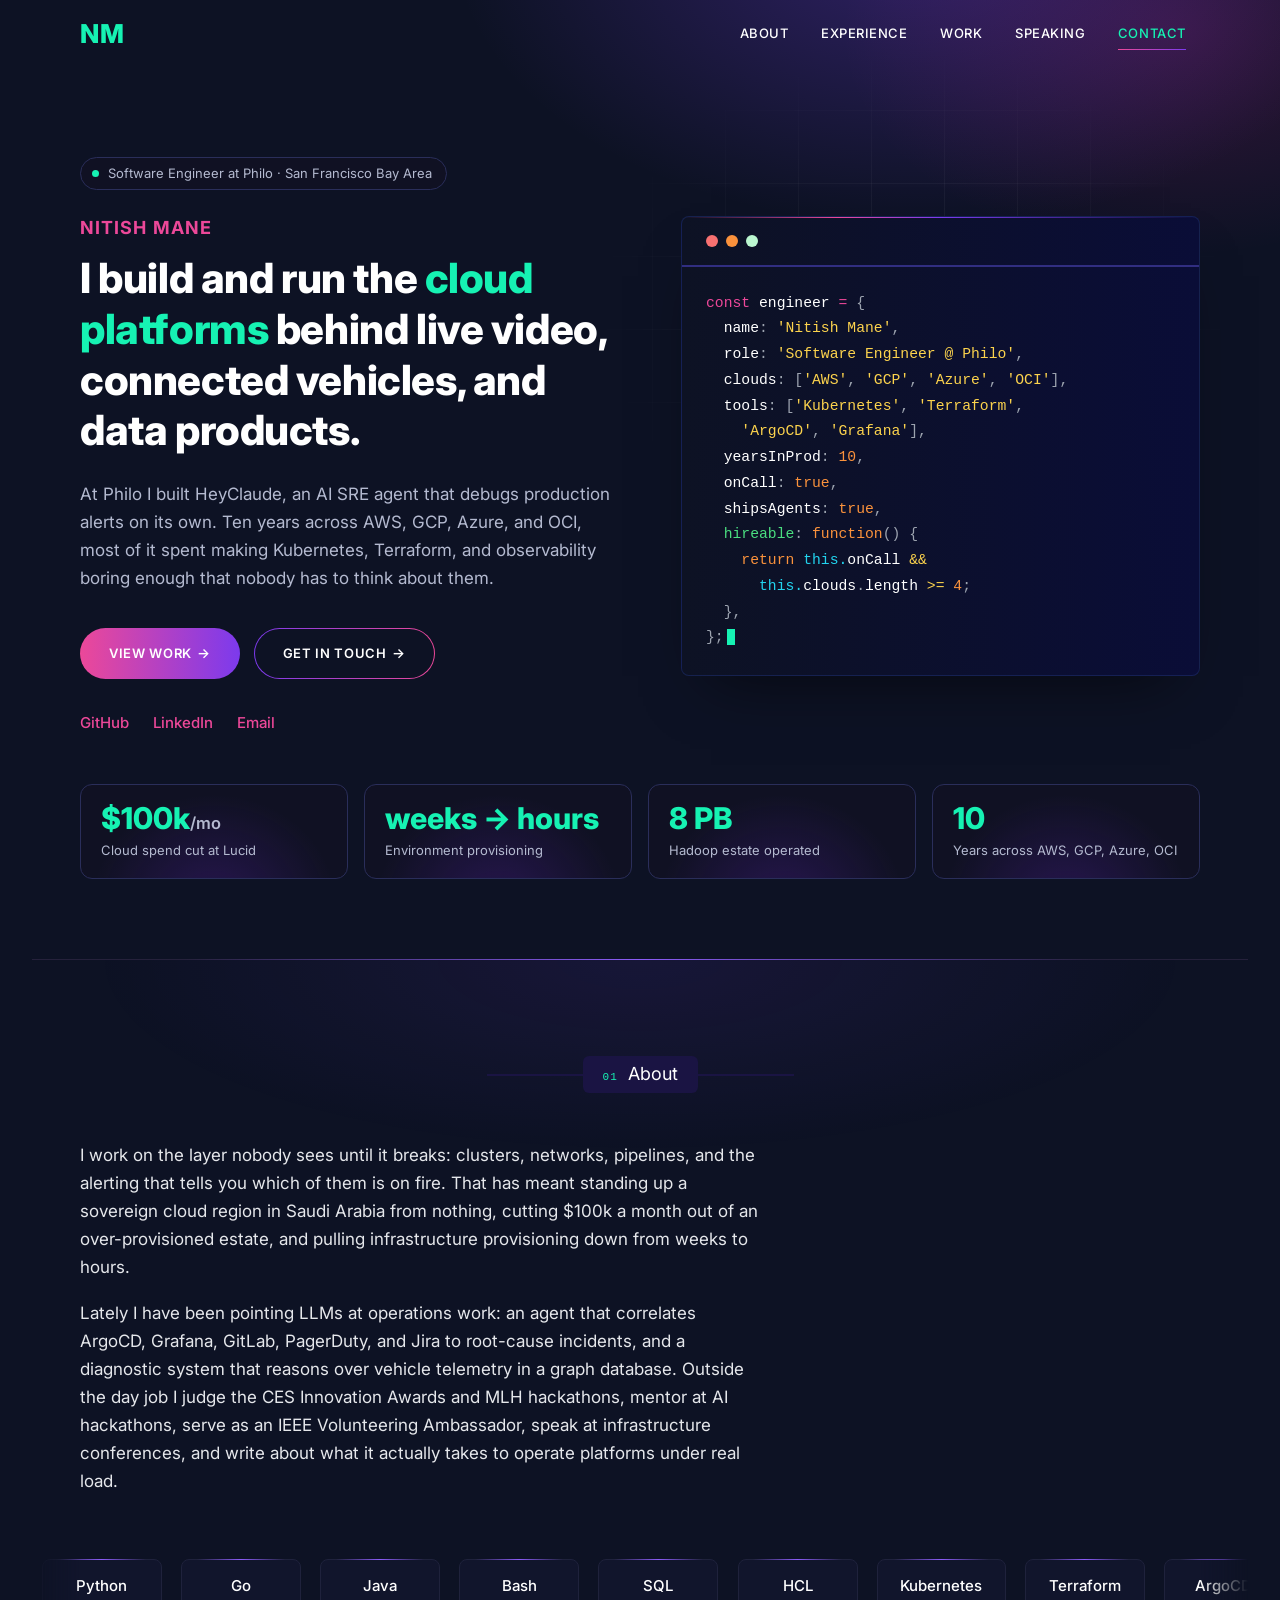
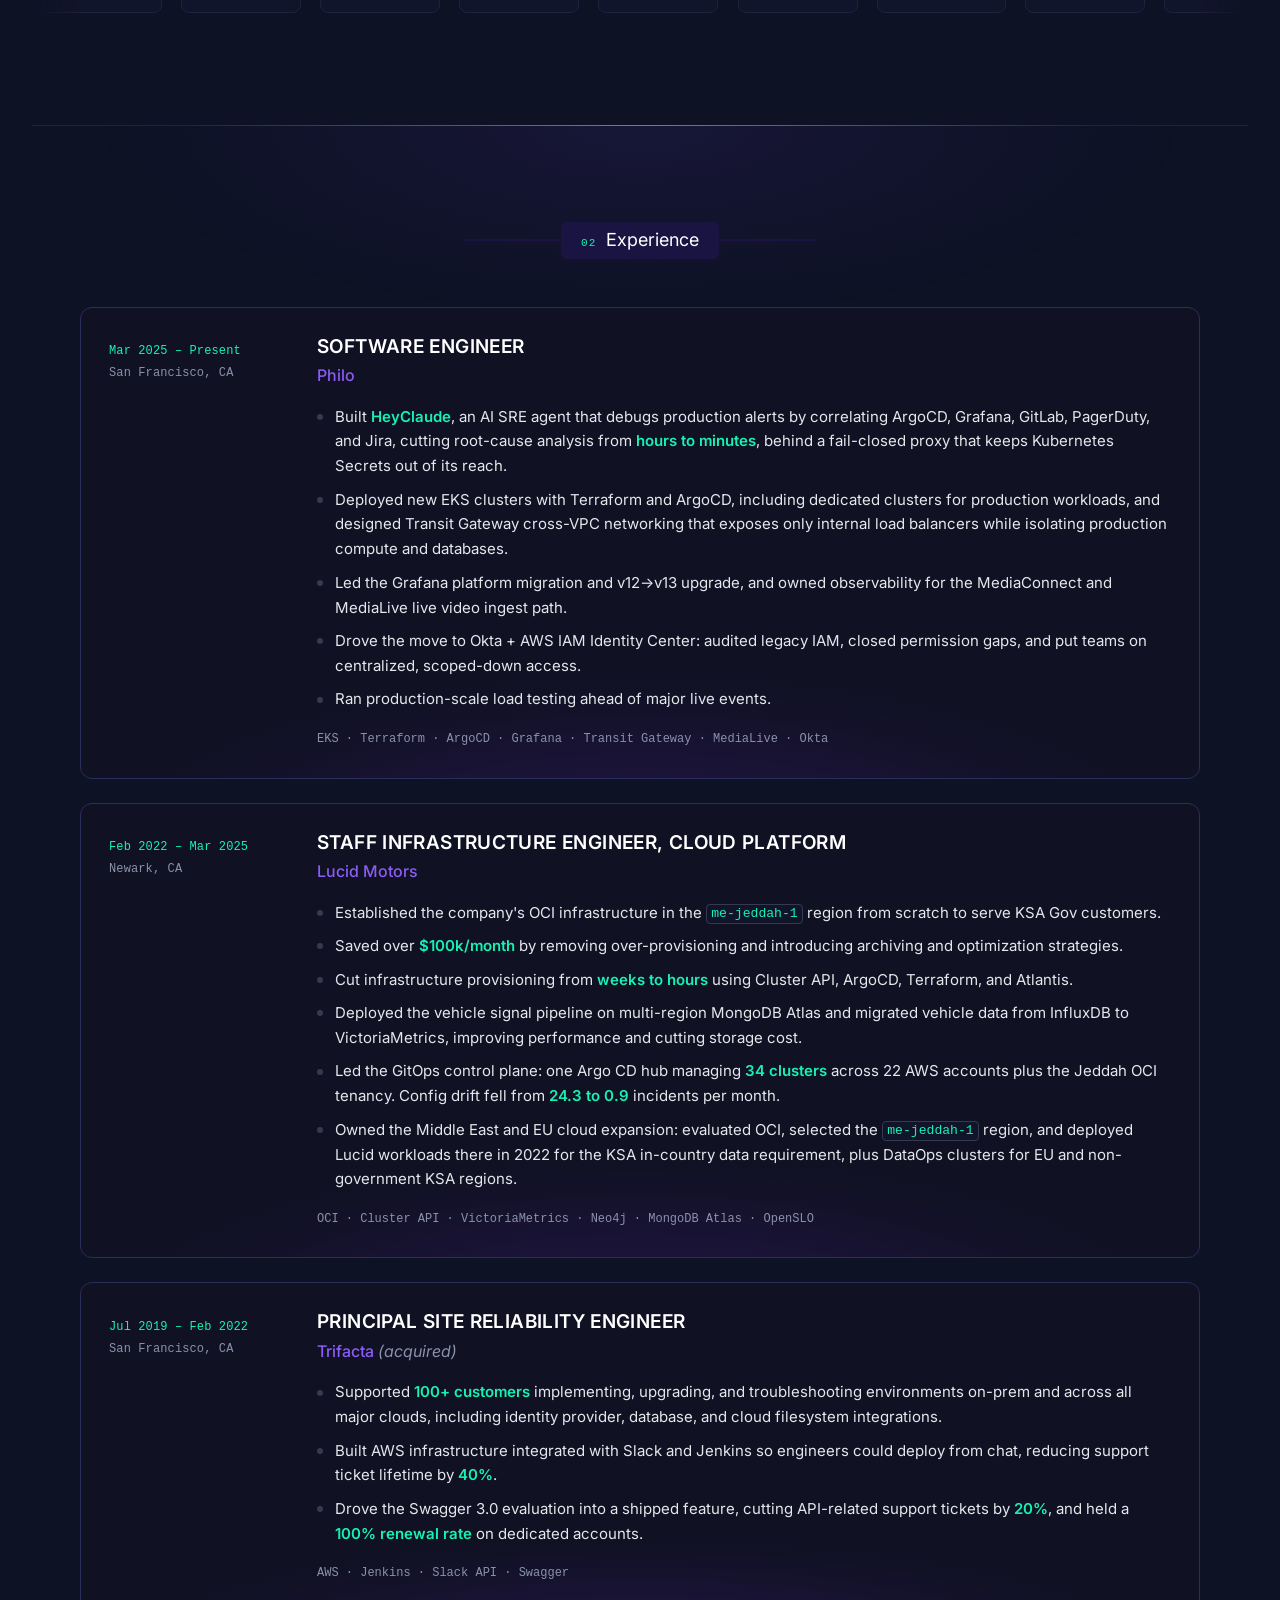
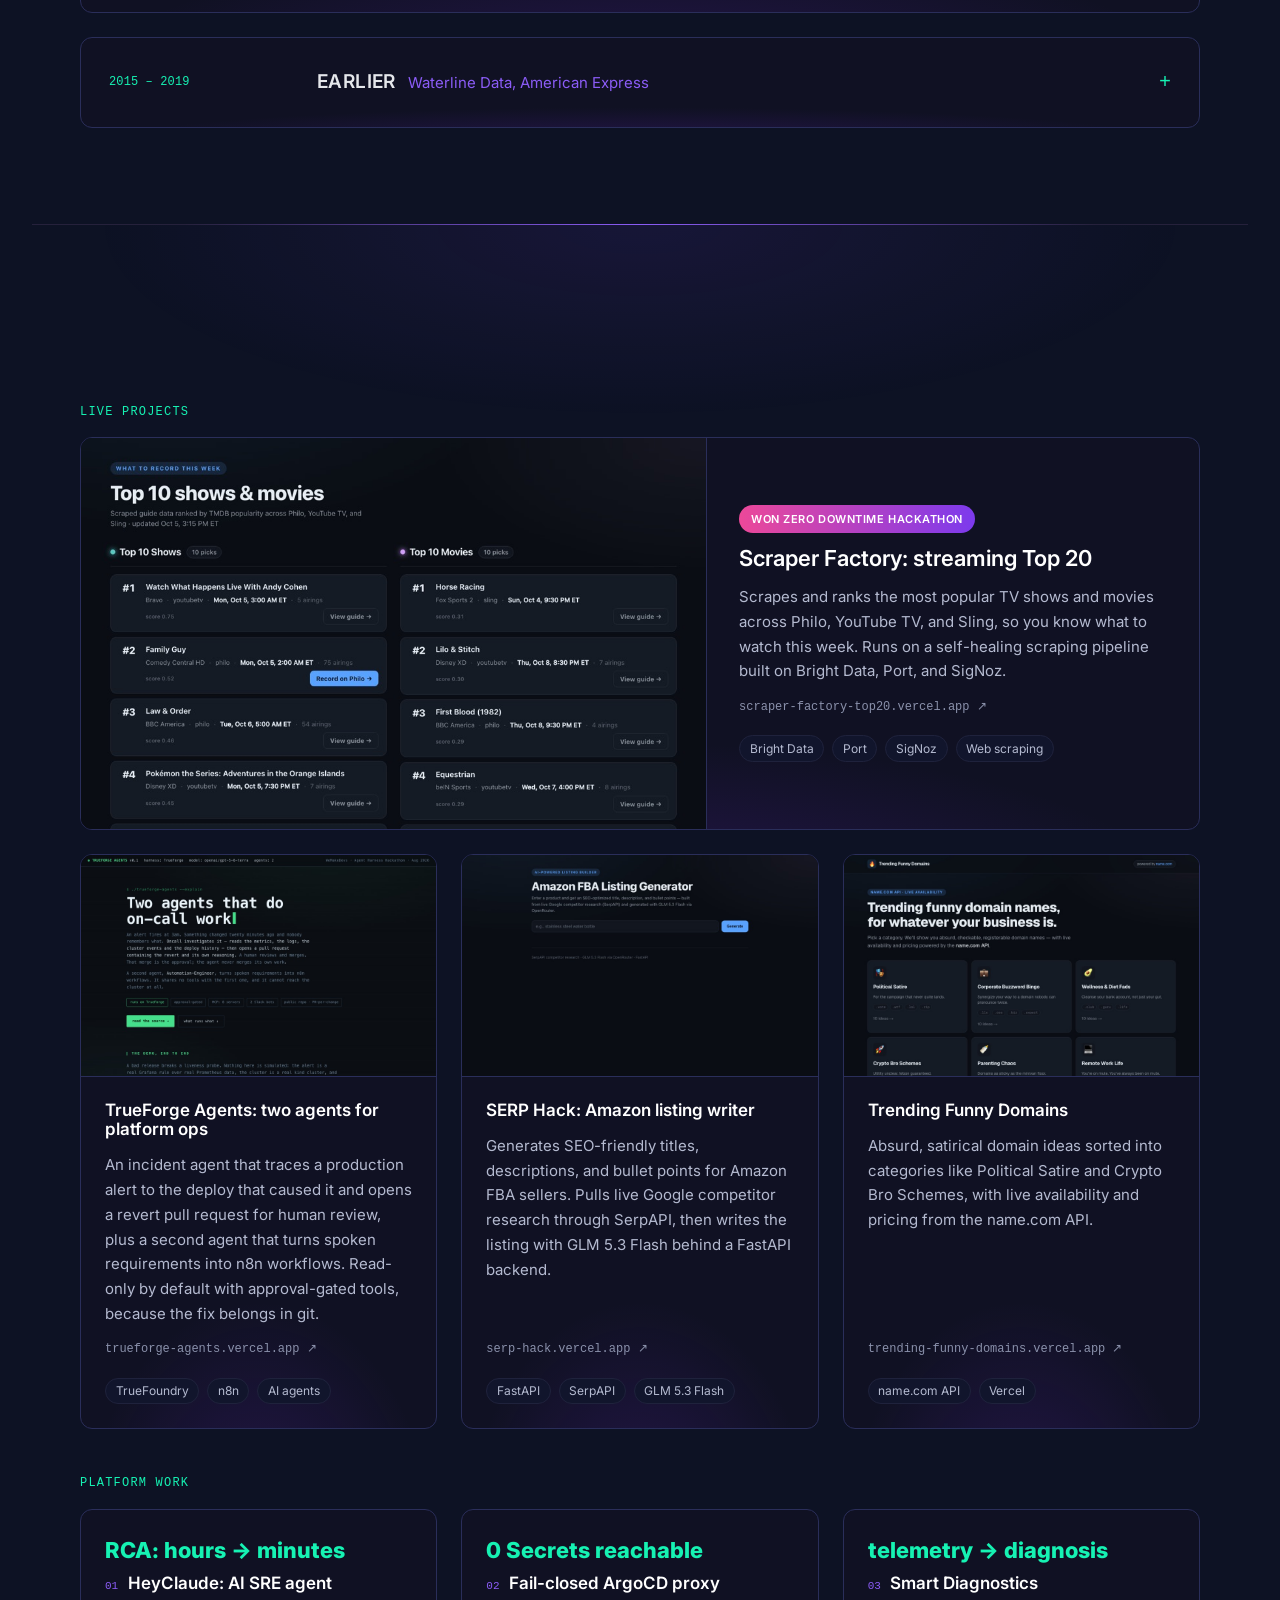
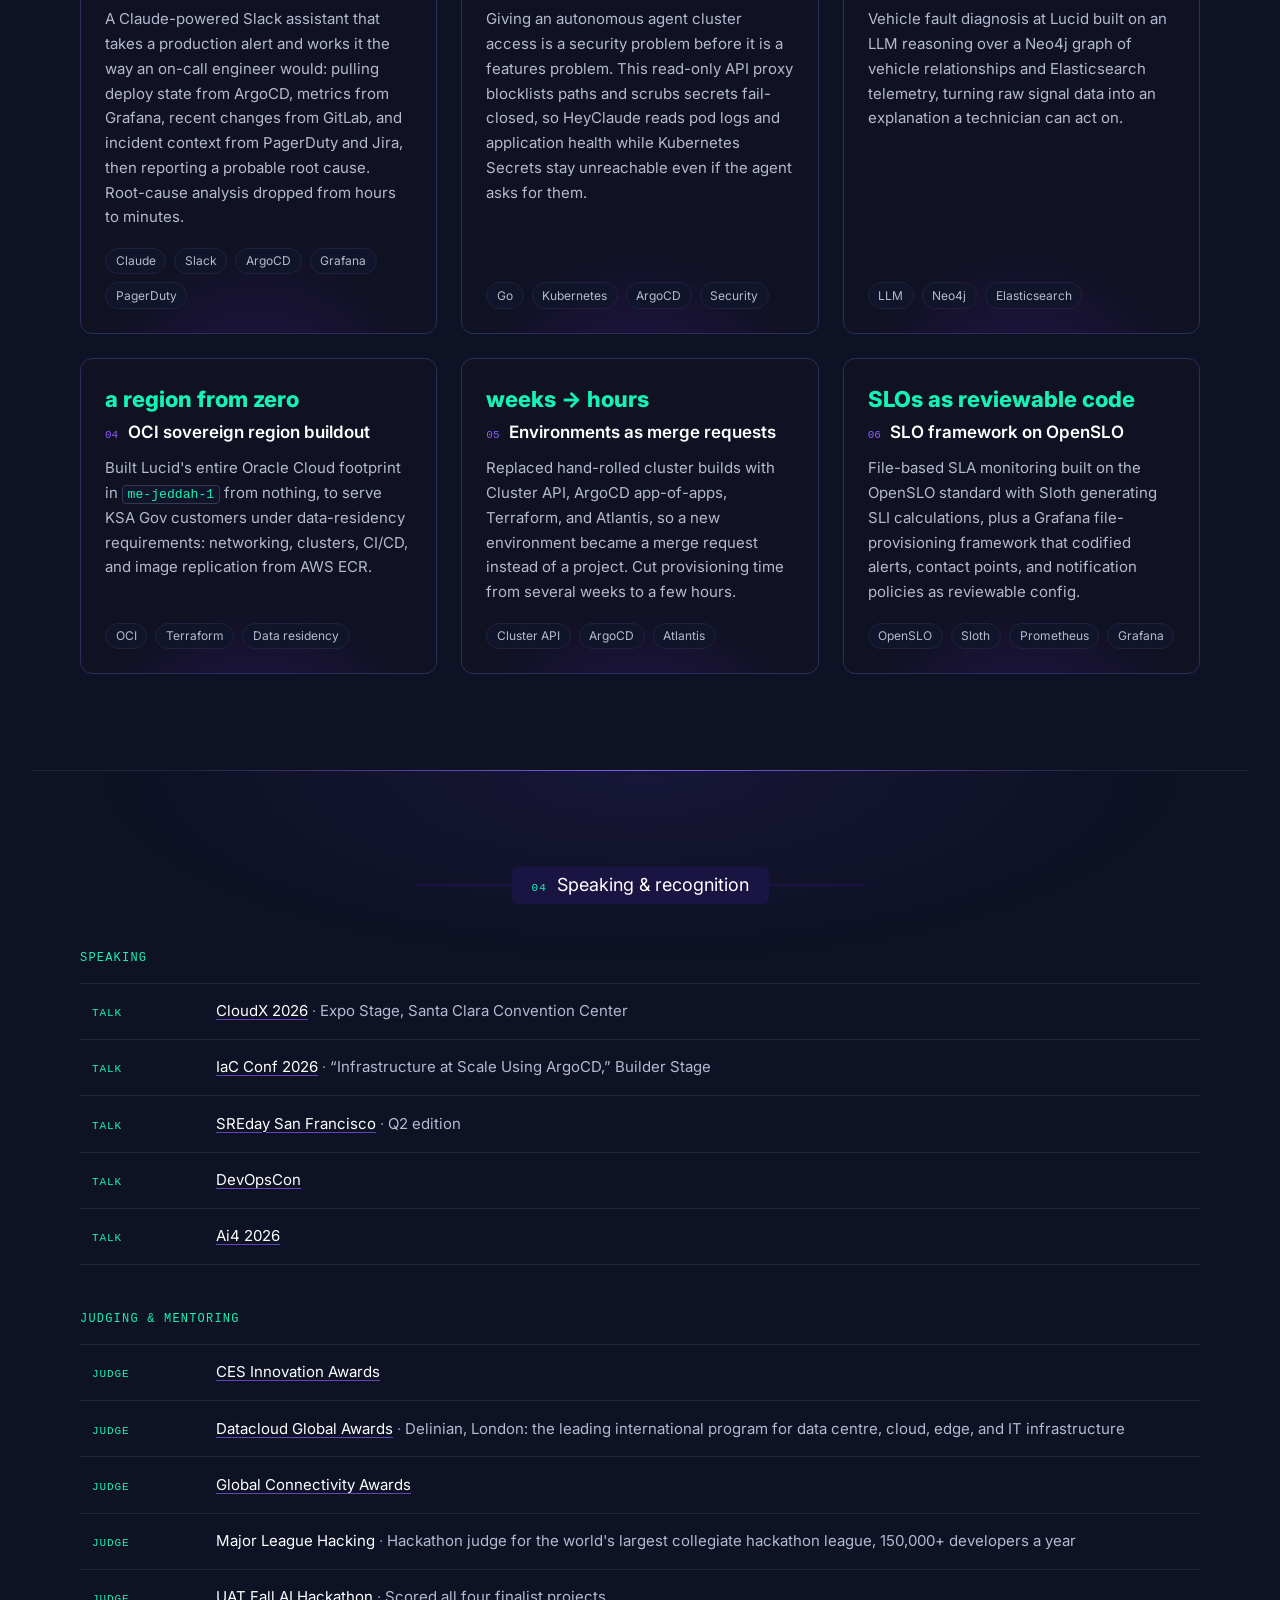
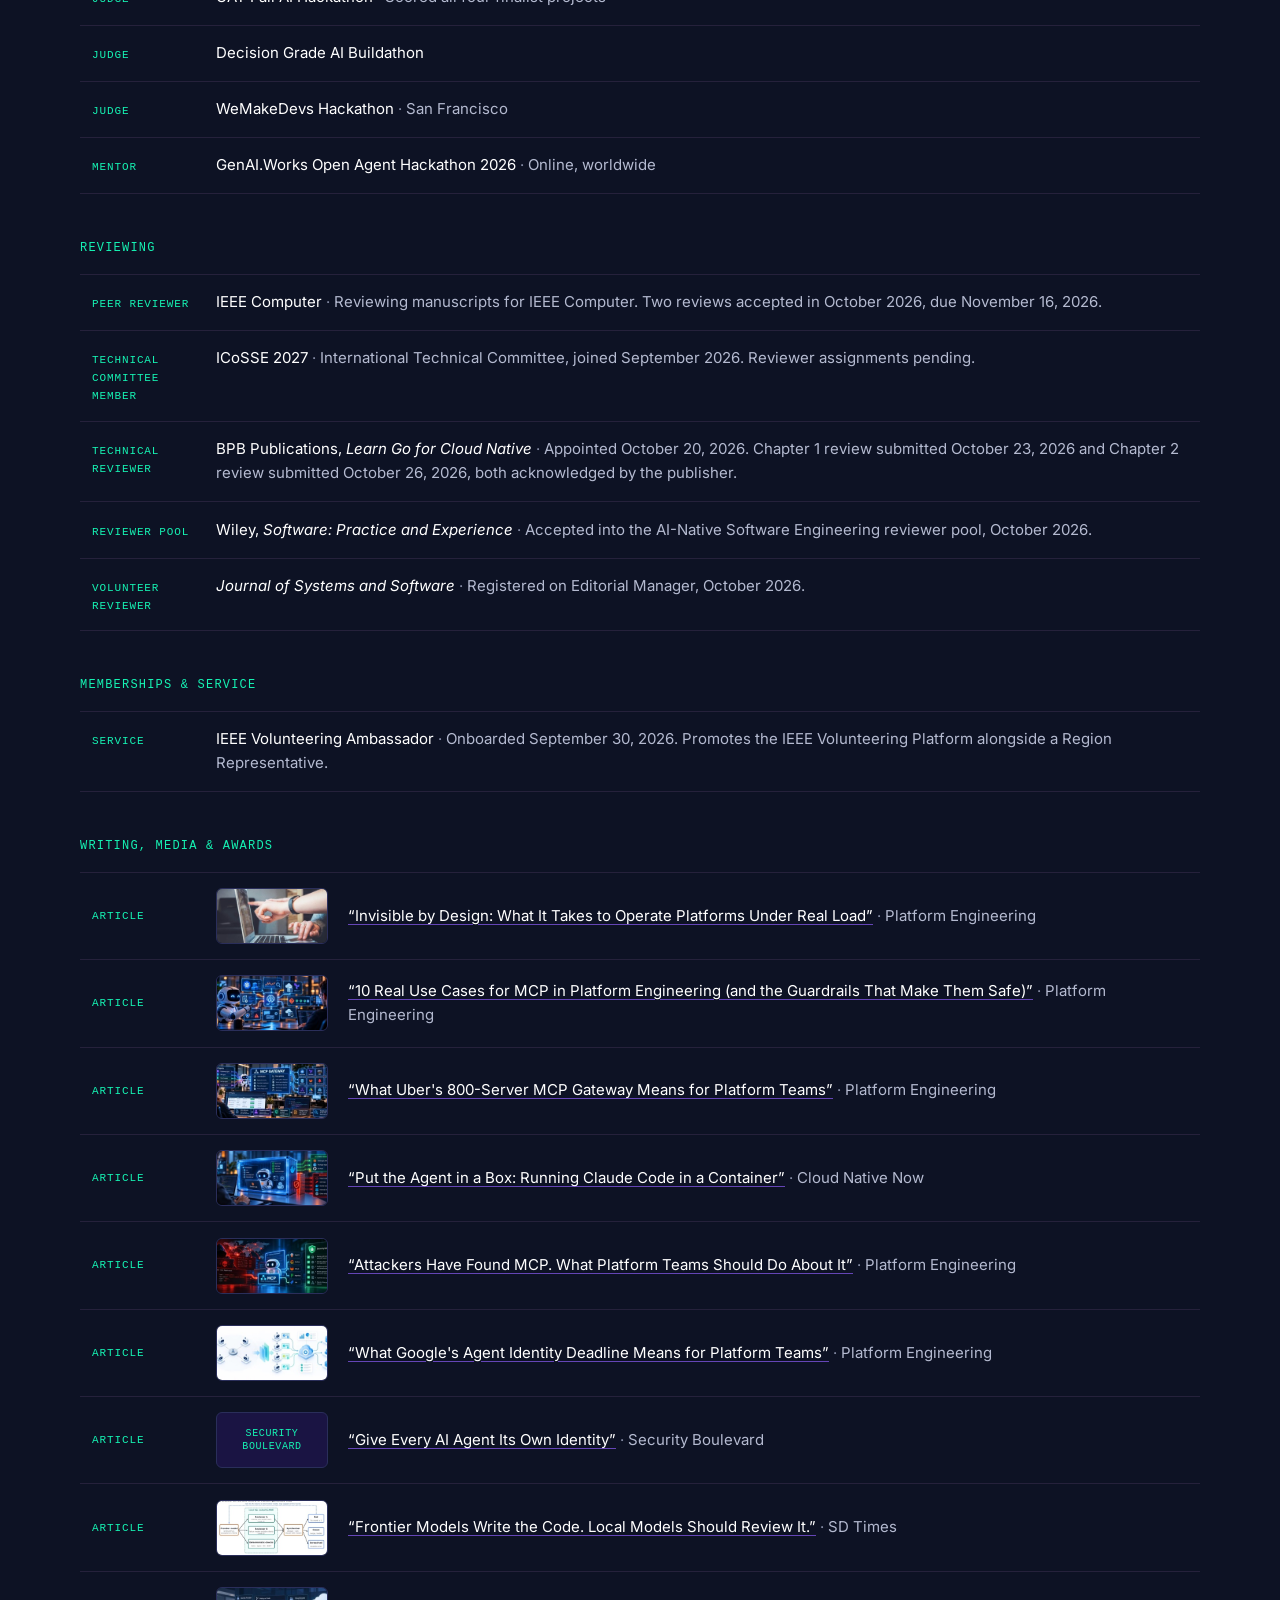
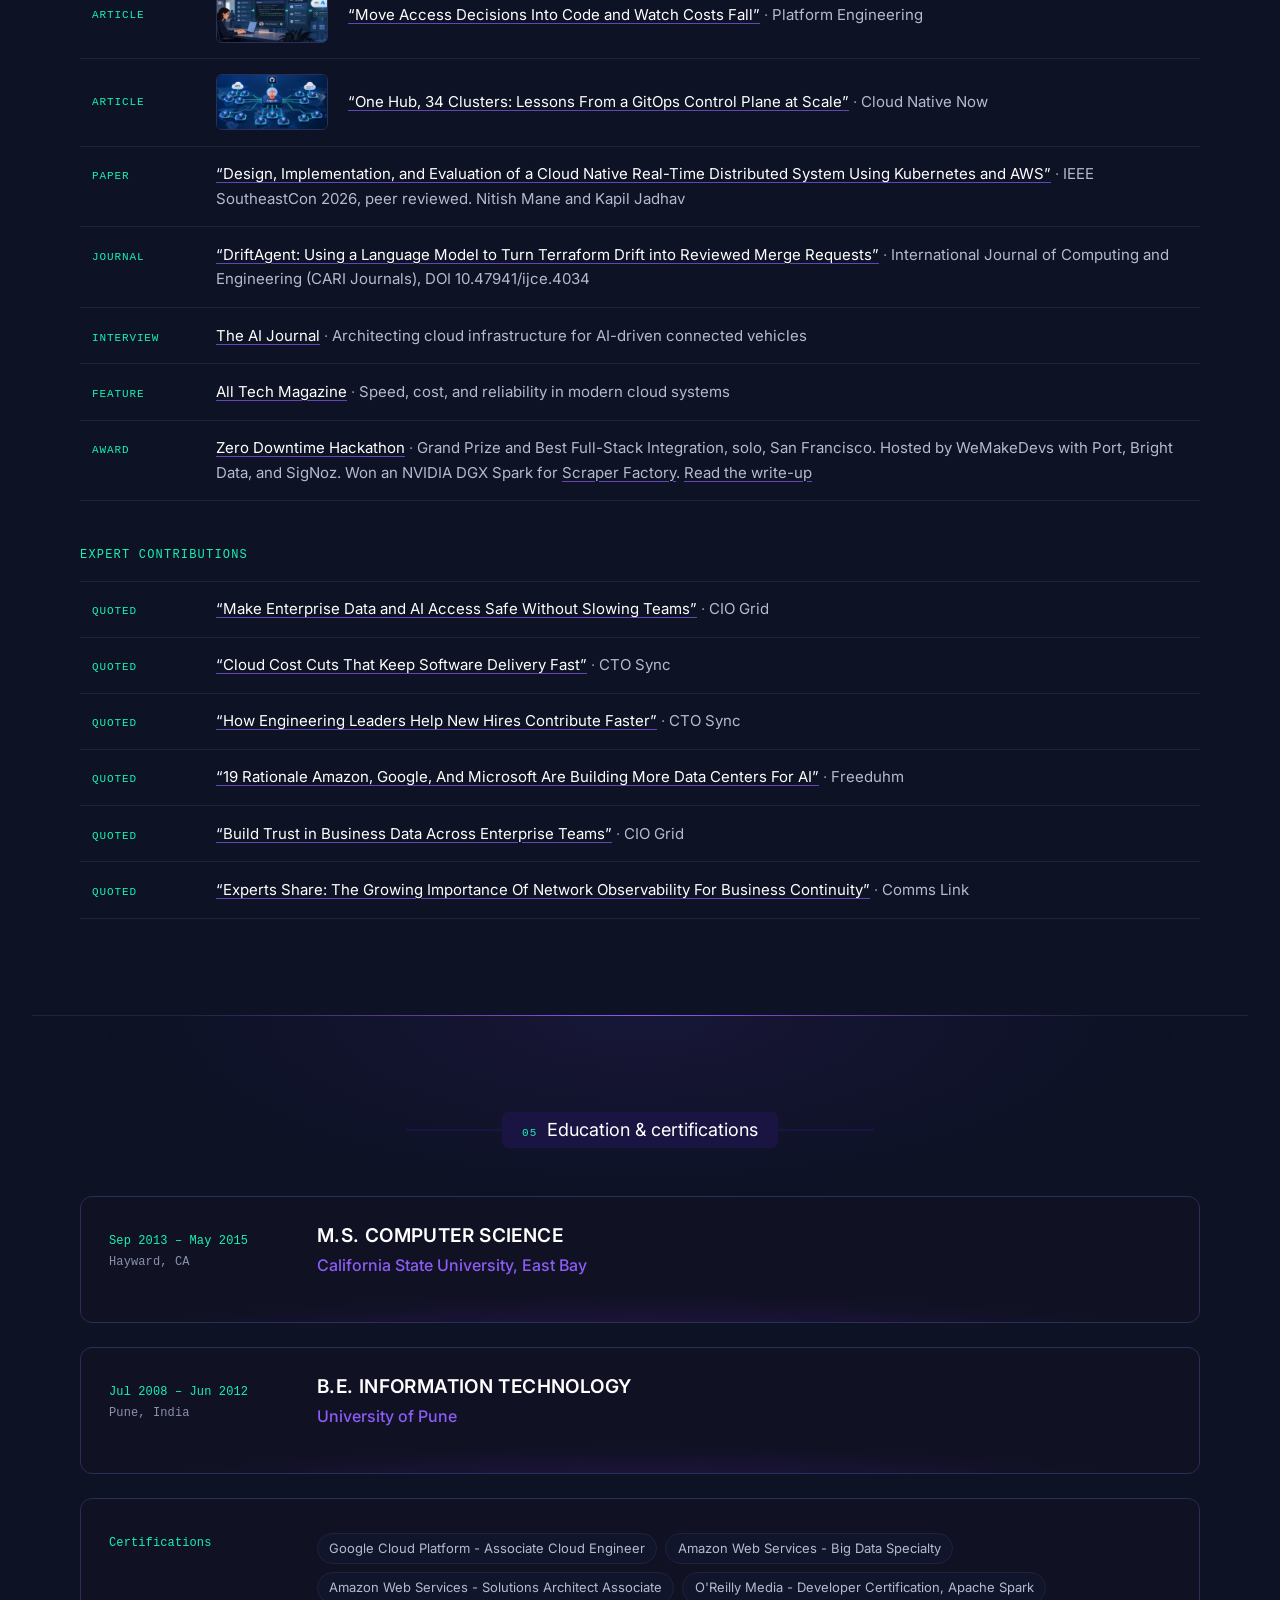
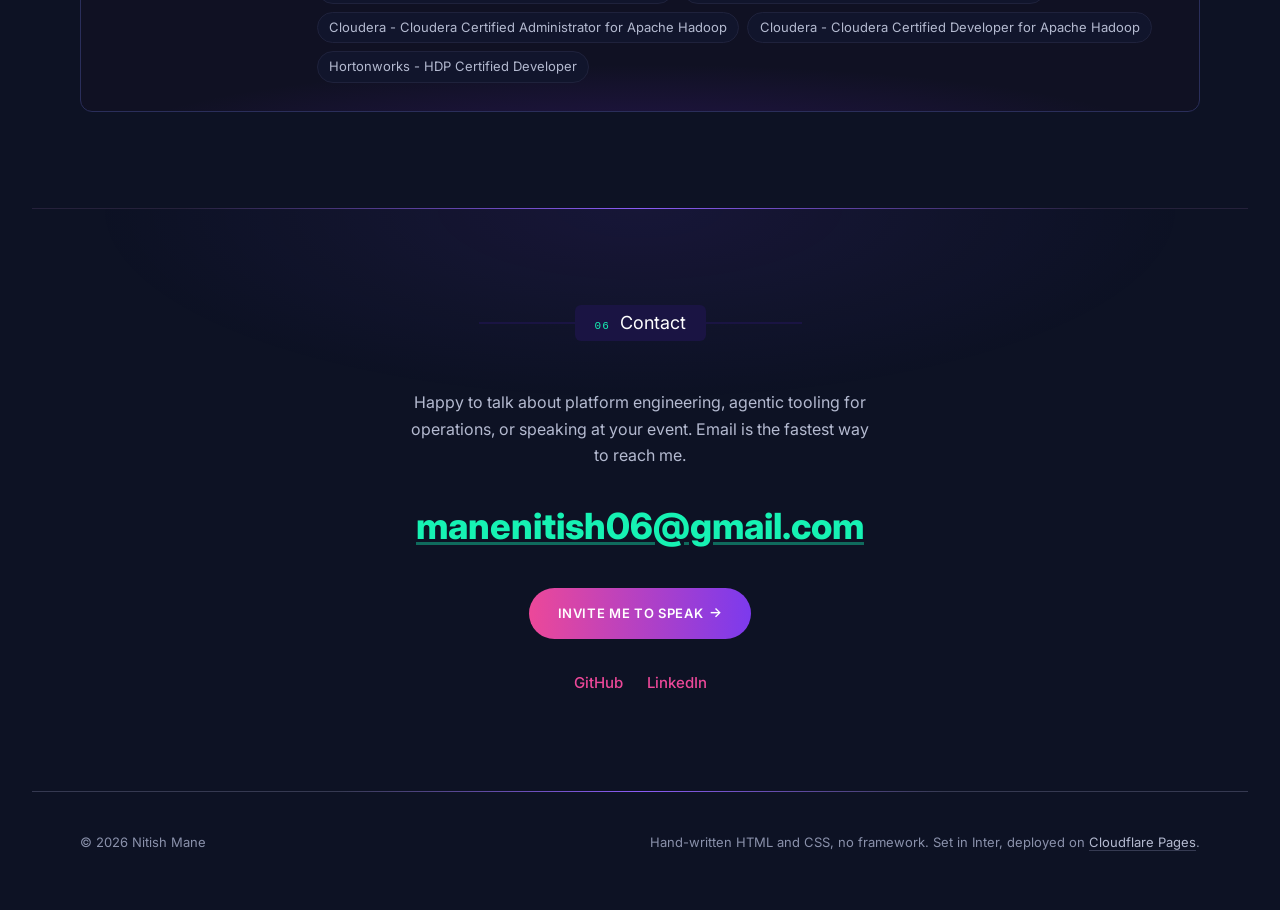
<file: index.html>
<!doctype html>
<html lang="en">
<head>
<meta charset="utf-8">
<meta name="viewport" content="width=device-width, initial-scale=1">
<meta name="color-scheme" content="dark">
<meta name="theme-color" content="#0d1224">
<title>Nitish Mane · Software Engineer</title>

<!-- Canonical host: nitishmane.dev (www redirects to it) -->
<meta name="description" content="Nitish Mane is a Software Engineer at Philo. Kubernetes, Terraform, and observability for live video, connected vehicles, and data platforms across AWS, GCP, Azure, and OCI.">
<link rel="canonical" href="https://nitishmane.dev/">
<meta property="og:type" content="website">
<meta property="og:title" content="Nitish Mane · Software Engineer">
<meta property="og:description" content="Software Engineer at Philo. I build and run cloud platforms for live video, connected vehicles, and data products.">
<meta property="og:url" content="https://nitishmane.dev/">
<meta property="og:image" content="https://nitishmane.dev/assets/og.png">
<meta name="twitter:card" content="summary_large_image">

<link rel="icon" href="/assets/favicon.svg" type="image/svg+xml">
<link rel="preconnect" href="https://fonts.googleapis.com">
<link rel="preconnect" href="https://fonts.gstatic.com" crossorigin>
<link rel="stylesheet" href="https://fonts.googleapis.com/css2?family=Inter:wght@400;500;600;700;800&display=swap">
<link rel="stylesheet" href="/styles.css">

<script type="application/ld+json">
{
  "@context": "https://schema.org",
  "@type": "Person",
  "name": "Nitish Mane",
  "url": "https://nitishmane.dev/",
  "jobTitle": "Software Engineer",
  "worksFor": { "@type": "Organization", "name": "Philo" },
  "address": { "@type": "PostalAddress", "addressRegion": "CA", "addressCountry": "US" },
  "sameAs": [
    "https://github.com/Nitishmane",
    "https://www.linkedin.com/in/nitish-mane/"
  ]
}
</script>

<script>
  // Scroll-reveal styles only apply once we know JS is running, so a failed
  // main.js leaves the page readable instead of blank.
  document.documentElement.classList.add('js');
</script>
</head>
<body>

<a class="skip-link" href="#main">Skip to content</a>
<div class="progress" role="presentation"></div>

<header class="site-header">
  <nav class="nav" aria-label="Primary">
    <a class="nav__brand" href="/">NM</a>
    <ul class="nav__list">
      <li><a href="#about">About</a></li>
      <li><a href="#experience">Experience</a></li>
      <li><a href="#work">Work</a></li>
      <li><a href="#speaking">Speaking</a></li>
      <li><a href="#contact">Contact</a></li>
    </ul>
  </nav>
</header>

<main id="main">

  <!-- ══ HERO ══ -->
  <section class="hero">
    <div class="hero__copy">
      <p class="hero__status">
        <span class="status-dot" aria-hidden="true"></span>
        Software Engineer at Philo &middot; San Francisco Bay Area
      </p>
      <h1 class="hero__title">Nitish Mane</h1>
      <p class="hero__statement">
        I build and run the <span class="hl">cloud platforms</span> behind live video, connected vehicles, and data products.
      </p>
      <p class="hero__lede">
        At Philo I built HeyClaude, an AI SRE agent that debugs production alerts on its own.
        Ten years across AWS, GCP, Azure, and OCI, most of it spent making Kubernetes, Terraform,
        and observability boring enough that nobody has to think about them.
      </p>
      <div class="hero__actions">
        <a class="btn btn--primary" href="#work">View work</a>
        <a class="btn" href="#contact">Get in touch</a>
      </div>
      <ul class="hero__links">
        <li><a href="https://github.com/Nitishmane">GitHub</a></li>
        <li><a href="https://www.linkedin.com/in/nitish-mane/">LinkedIn</a></li>
        <li><a href="mailto:manenitish06@gmail.com">Email</a></li>
      </ul>
    </div>
    <div class="hero__code" aria-hidden="true">
      <div class="code-card">
        <div class="code-card__bar"><span></span><span></span><span></span></div>
<pre class="code-card__body"><code><span class="k">const</span> engineer <span class="k">=</span> <span class="p">{</span>
  name<span class="p">:</span> <span class="s">'Nitish Mane'</span><span class="p">,</span>
  role<span class="p">:</span> <span class="s">'Software Engineer @ Philo'</span><span class="p">,</span>
  clouds<span class="p">: [</span><span class="s">'AWS'</span><span class="p">,</span> <span class="s">'GCP'</span><span class="p">,</span> <span class="s">'Azure'</span><span class="p">,</span> <span class="s">'OCI'</span><span class="p">],</span>
  tools<span class="p">: [</span><span class="s">'Kubernetes'</span><span class="p">,</span> <span class="s">'Terraform'</span><span class="p">,</span>
    <span class="s">'ArgoCD'</span><span class="p">,</span> <span class="s">'Grafana'</span><span class="p">],</span>
  yearsInProd<span class="p">:</span> <span class="b">10</span><span class="p">,</span>
  onCall<span class="p">:</span> <span class="b">true</span><span class="p">,</span>
  shipsAgents<span class="p">:</span> <span class="b">true</span><span class="p">,</span>
  <span class="f">hireable</span><span class="p">:</span> <span class="b">function</span><span class="p">() {</span>
    <span class="b">return</span> <span class="t">this.</span>onCall <span class="s">&amp;&amp;</span>
      <span class="t">this.</span>clouds<span class="p">.</span>length <span class="s">&gt;=</span> <span class="b">4</span><span class="p">;</span>
  <span class="p">},</span>
<span class="p">};</span><span class="caret"></span></code></pre>
      </div>
    </div>
    <dl class="stats">
      <div class="stats__item"><dt>Cloud spend cut at Lucid</dt><dd>$100k<small>/mo</small></dd></div>
      <div class="stats__item"><dt>Environment provisioning</dt><dd>weeks <span aria-label="to">→</span> hours</dd></div>
      <div class="stats__item"><dt>Hadoop estate operated</dt><dd>8&nbsp;PB</dd></div>
      <div class="stats__item"><dt>Years across AWS, GCP, Azure, OCI</dt><dd>10</dd></div>
    </dl>
  </section>

  <!-- ══ ABOUT ══ -->
  <section id="about" class="section">
    <h2 class="section__title reveal"><span class="section__pill"><span class="section__num">01</span> About</span></h2>
    <div class="prose reveal">
      <p>
        I work on the layer nobody sees until it breaks: clusters, networks, pipelines, and the
        alerting that tells you which of them is on fire. That has meant standing up a sovereign
        cloud region in Saudi Arabia from nothing, cutting $100k a month out of an over-provisioned
        estate, and pulling infrastructure provisioning down from weeks to hours.
      </p>
      <p>
        Lately I have been pointing LLMs at operations work: an agent that correlates ArgoCD,
        Grafana, GitLab, PagerDuty, and Jira to root-cause incidents, and a diagnostic system that
        reasons over vehicle telemetry in a graph database. Outside the day job I judge the CES
        Innovation Awards and MLH hackathons, mentor at AI hackathons, serve as an IEEE Volunteering
        Ambassador, speak at infrastructure conferences, and write about what it actually takes to
        operate platforms under real load.
      </p>
    </div>
    <div class="marquee reveal">
      <div class="marquee__inner">
        <ul class="marquee__track" aria-label="Skills"><li>Python</li><li>Go</li><li>Java</li><li>Bash</li><li>SQL</li><li>HCL</li><li>Kubernetes</li><li>Terraform</li><li>ArgoCD</li><li>Helm</li><li>Cluster API</li><li>GitLab CI</li><li>Atlantis</li><li>Grafana</li><li>Prometheus</li><li>Thanos</li><li>VictoriaMetrics</li><li>OpenSLO / Sloth</li><li>PagerDuty</li><li>AWS</li><li>GCP</li><li>Azure</li><li>OCI</li><li>PostgreSQL</li><li>MySQL</li><li>MongoDB Atlas</li><li>Kafka</li><li>Redshift</li><li>Neo4j</li><li>S3 / ADLS / GCS</li><li>HDFS</li></ul>
        <ul class="marquee__track" aria-hidden="true"><li>Python</li><li>Go</li><li>Java</li><li>Bash</li><li>SQL</li><li>HCL</li><li>Kubernetes</li><li>Terraform</li><li>ArgoCD</li><li>Helm</li><li>Cluster API</li><li>GitLab CI</li><li>Atlantis</li><li>Grafana</li><li>Prometheus</li><li>Thanos</li><li>VictoriaMetrics</li><li>OpenSLO / Sloth</li><li>PagerDuty</li><li>AWS</li><li>GCP</li><li>Azure</li><li>OCI</li><li>PostgreSQL</li><li>MySQL</li><li>MongoDB Atlas</li><li>Kafka</li><li>Redshift</li><li>Neo4j</li><li>S3 / ADLS / GCS</li><li>HDFS</li></ul>
      </div>
    </div>
  </section>

  <!-- ══ EXPERIENCE ══ -->
  <section id="experience" class="section">
    <h2 class="section__title reveal"><span class="section__pill"><span class="section__num">02</span> Experience</span></h2>
    <ol class="timeline">

      <li class="role reveal">
        <div class="role__when">Mar 2025 – Present<br><span class="role__place">San Francisco, CA</span></div>
        <div class="role__what">
          <h3 class="role__title">Software Engineer</h3>
          <p class="role__org">Philo</p>
          <ul class="role__points">
            <li>Built <strong>HeyClaude</strong>, an AI SRE agent that debugs production alerts by correlating ArgoCD, Grafana, GitLab, PagerDuty, and Jira, cutting root-cause analysis from <strong>hours to minutes</strong>, behind a fail-closed proxy that keeps Kubernetes Secrets out of its reach.</li>
            <li>Deployed new EKS clusters with Terraform and ArgoCD, including dedicated clusters for production workloads, and designed Transit Gateway cross-VPC networking that exposes only internal load balancers while isolating production compute and databases.</li>
            <li>Led the Grafana platform migration and v12→v13 upgrade, and owned observability for the MediaConnect and MediaLive live video ingest path.</li>
            <li>Drove the move to Okta + AWS IAM Identity Center: audited legacy IAM, closed permission gaps, and put teams on centralized, scoped-down access.</li>
            <li>Ran production-scale load testing ahead of major live events.</li>
          </ul>
          <p class="role__stack">EKS · Terraform · ArgoCD · Grafana · Transit Gateway · MediaLive · Okta</p>
        </div>
      </li>

      <li class="role reveal">
        <div class="role__when">Feb 2022 – Mar 2025<br><span class="role__place">Newark, CA</span></div>
        <div class="role__what">
          <h3 class="role__title">Staff Infrastructure Engineer, Cloud Platform</h3>
          <p class="role__org">Lucid Motors</p>
          <ul class="role__points">
            <li>Established the company's OCI infrastructure in the <code>me-jeddah-1</code> region from scratch to serve KSA Gov customers.</li>
            <li>Saved over <strong>$100k/month</strong> by removing over-provisioning and introducing archiving and optimization strategies.</li>
            <li>Cut infrastructure provisioning from <strong>weeks to hours</strong> using Cluster API, ArgoCD, Terraform, and Atlantis.</li>
            <li>Deployed the vehicle signal pipeline on multi-region MongoDB Atlas and migrated vehicle data from InfluxDB to VictoriaMetrics, improving performance and cutting storage cost.</li>
            <li>Led the GitOps control plane: one Argo CD hub managing <strong>34 clusters</strong> across 22 AWS accounts plus the Jeddah OCI tenancy. Config drift fell from <strong>24.3 to 0.9</strong> incidents per month.</li>
            <li>Owned the Middle East and EU cloud expansion: evaluated OCI, selected the <code>me-jeddah-1</code> region, and deployed Lucid workloads there in 2022 for the KSA in-country data requirement, plus DataOps clusters for EU and non-government KSA regions.</li>
          </ul>
          <p class="role__stack">OCI · Cluster API · VictoriaMetrics · Neo4j · MongoDB Atlas · OpenSLO</p>
        </div>
      </li>

      <li class="role reveal">
        <div class="role__when">Jul 2019 – Feb 2022<br><span class="role__place">San Francisco, CA</span></div>
        <div class="role__what">
          <h3 class="role__title">Principal Site Reliability Engineer</h3>
          <p class="role__org">Trifacta <span class="role__note">(acquired)</span></p>
          <ul class="role__points">
            <li>Supported <strong>100+ customers</strong> implementing, upgrading, and troubleshooting environments on-prem and across all major clouds, including identity provider, database, and cloud filesystem integrations.</li>
            <li>Built AWS infrastructure integrated with Slack and Jenkins so engineers could deploy from chat, reducing support ticket lifetime by <strong>40%</strong>.</li>
            <li>Drove the Swagger 3.0 evaluation into a shipped feature, cutting API-related support tickets by <strong>20%</strong>, and held a <strong>100% renewal rate</strong> on dedicated accounts.</li>
          </ul>
          <p class="role__stack">AWS · Jenkins · Slack API · Swagger</p>
        </div>
      </li>

      <li class="role role--earlier reveal">
        <div class="role__when">2015 – 2019</div>
        <details class="role__what earlier">
          <summary>
            <span class="role__title">Earlier</span>
            <span class="earlier__orgs">Waterline Data, American Express</span>
          </summary>
          <div class="earlier__body">
            <div class="earlier__role">
              <p class="earlier__head"><strong>Senior DevOps Engineer</strong>, Waterline Data <span class="role__note">(acquired)</span> <span class="earlier__when">Aug 2017 – Jul 2019 · Mountain View, CA</span></p>
              <ul class="role__points">
                <li>Deployed and supported Waterline products across <strong>30+ customer environments</strong>; trained 50+ support and sales engineers in the US and India and built the product certification lab.</li>
                <li>Hired and trained an L1/L2 support team in Croatia that went on to handle <strong>80%</strong> of support cases.</li>
              </ul>
            </div>
            <div class="earlier__role">
              <p class="earlier__head"><strong>Hadoop Administrator, DevOps</strong>, American Express <span class="earlier__when">Oct 2015 – Sep 2017 · Phoenix, AZ</span></p>
              <ul class="role__points">
                <li>Led an operations team of 15+ across India and the US, running a MapR Hadoop estate beyond <strong>8 petabytes</strong>.</li>
                <li>Stood up Jenkins release management, cutting deployment time by <strong>80%</strong>, and built 24/7 alerting on Splunk and Nagios.</li>
              </ul>
            </div>
          </div>
        </details>
      </li>

    </ol>
  </section>

  <!-- ══ SELECTED WORK ══ -->
  <section id="work" class="section">
    <h2 class="section__title reveal"><span class="section__pill"><span class="section__num">03</span> Selected work</span></h2>
    <h3 class="work__label reveal">Live projects</h3>
    <div class="cards cards--live">

      <article class="card card--live card--featured reveal">
        <img class="card__shot" src="/assets/work/scraper-factory-top20.jpg" alt="" width="960" height="600" loading="lazy" decoding="async">
        <div class="card__content">
          <p class="card__badge">Won Zero Downtime Hackathon</p>
          <h3 class="card__title"><a class="card__link" href="https://scraper-factory-top20.vercel.app/">Scraper Factory: streaming Top 20</a></h3>
          <p class="card__body">
            Scrapes and ranks the most popular TV shows and movies across Philo, YouTube TV, and Sling,
            so you know what to watch this week. Runs on a self-healing scraping pipeline built on
            Bright Data, Port, and SigNoz.
          </p>
          <p class="card__url" aria-hidden="true">scraper-factory-top20.vercel.app ↗</p>
          <ul class="tags tags--sm"><li>Bright Data</li><li>Port</li><li>SigNoz</li><li>Web scraping</li></ul>
        </div>
      </article>

      <article class="card card--live reveal">
        <img class="card__shot" src="/assets/work/trueforge-agents.jpg" alt="" width="960" height="600" loading="lazy" decoding="async">
        <div class="card__content">
          <h3 class="card__title"><a class="card__link" href="https://trueforge-agents.vercel.app/">TrueForge Agents: two agents for platform ops</a></h3>
          <p class="card__body">
            An incident agent that traces a production alert to the deploy that caused it and opens a
            revert pull request for human review, plus a second agent that turns spoken requirements
            into n8n workflows. Read-only by default with approval-gated tools, because the fix
            belongs in git.
          </p>
          <p class="card__url" aria-hidden="true">trueforge-agents.vercel.app ↗</p>
          <ul class="tags tags--sm"><li>TrueFoundry</li><li>n8n</li><li>AI agents</li></ul>
        </div>
      </article>

      <article class="card card--live reveal">
        <img class="card__shot" src="/assets/work/serp-hack.jpg" alt="" width="960" height="600" loading="lazy" decoding="async">
        <div class="card__content">
          <h3 class="card__title"><a class="card__link" href="https://serp-hack.vercel.app/">SERP Hack: Amazon listing writer</a></h3>
          <p class="card__body">
            Generates SEO-friendly titles, descriptions, and bullet points for Amazon FBA sellers.
            Pulls live Google competitor research through SerpAPI, then writes the listing with
            GLM 5.3 Flash behind a FastAPI backend.
          </p>
          <p class="card__url" aria-hidden="true">serp-hack.vercel.app ↗</p>
          <ul class="tags tags--sm"><li>FastAPI</li><li>SerpAPI</li><li>GLM 5.3 Flash</li></ul>
        </div>
      </article>

      <article class="card card--live reveal">
        <img class="card__shot" src="/assets/work/trending-funny-domains.jpg" alt="" width="960" height="600" loading="lazy" decoding="async">
        <div class="card__content">
          <h3 class="card__title"><a class="card__link" href="https://trending-funny-domains.vercel.app/">Trending Funny Domains</a></h3>
          <p class="card__body">
            Absurd, satirical domain ideas sorted into categories like Political Satire and Crypto Bro
            Schemes, with live availability and pricing from the name.com API.
          </p>
          <p class="card__url" aria-hidden="true">trending-funny-domains.vercel.app ↗</p>
          <ul class="tags tags--sm"><li>name.com API</li><li>Vercel</li></ul>
        </div>
      </article>

    </div>

    <h3 class="work__label reveal">Platform work</h3>
    <div class="cards">

      <article class="card reveal">
        <p class="card__metric">RCA: hours → minutes</p>
        <h3 class="card__title">HeyClaude: AI SRE agent</h3>
        <p class="card__body">
          A Claude-powered Slack assistant that takes a production alert and works it the way an
          on-call engineer would: pulling deploy state from ArgoCD, metrics from Grafana, recent
          changes from GitLab, and incident context from PagerDuty and Jira, then reporting a
          probable root cause. Root-cause analysis dropped from hours to minutes.
        </p>
        <ul class="tags tags--sm"><li>Claude</li><li>Slack</li><li>ArgoCD</li><li>Grafana</li><li>PagerDuty</li></ul>
      </article>

      <article class="card reveal">
        <p class="card__metric">0 Secrets reachable</p>
        <h3 class="card__title">Fail-closed ArgoCD proxy</h3>
        <p class="card__body">
          Giving an autonomous agent cluster access is a security problem before it is a features
          problem. This read-only API proxy blocklists paths and scrubs secrets fail-closed, so
          HeyClaude reads pod logs and application health while Kubernetes Secrets stay unreachable
          even if the agent asks for them.
        </p>
        <ul class="tags tags--sm"><li>Go</li><li>Kubernetes</li><li>ArgoCD</li><li>Security</li></ul>
      </article>

      <article class="card reveal">
        <p class="card__metric">telemetry → diagnosis</p>
        <h3 class="card__title">Smart Diagnostics</h3>
        <p class="card__body">
          Vehicle fault diagnosis at Lucid built on an LLM reasoning over a Neo4j graph of vehicle
          relationships and Elasticsearch telemetry, turning raw signal data into an explanation a
          technician can act on.
        </p>
        <ul class="tags tags--sm"><li>LLM</li><li>Neo4j</li><li>Elasticsearch</li></ul>
      </article>

      <article class="card reveal">
        <p class="card__metric">a region from zero</p>
        <h3 class="card__title">OCI sovereign region buildout</h3>
        <p class="card__body">
          Built Lucid's entire Oracle Cloud footprint in <code>me-jeddah-1</code> from nothing, to
          serve KSA Gov customers under data-residency requirements: networking, clusters, CI/CD,
          and image replication from AWS ECR.
        </p>
        <ul class="tags tags--sm"><li>OCI</li><li>Terraform</li><li>Data residency</li></ul>
      </article>

      <article class="card reveal">
        <p class="card__metric">weeks → hours</p>
        <h3 class="card__title">Environments as merge requests</h3>
        <p class="card__body">
          Replaced hand-rolled cluster builds with Cluster API, ArgoCD app-of-apps, Terraform, and
          Atlantis, so a new environment became a merge request instead of a project. Cut
          provisioning time from several weeks to a few hours.
        </p>
        <ul class="tags tags--sm"><li>Cluster API</li><li>ArgoCD</li><li>Atlantis</li></ul>
      </article>

      <article class="card reveal">
        <p class="card__metric">SLOs as reviewable code</p>
        <h3 class="card__title">SLO framework on OpenSLO</h3>
        <p class="card__body">
          File-based SLA monitoring built on the OpenSLO standard with Sloth generating SLI
          calculations, plus a Grafana file-provisioning framework that codified alerts, contact
          points, and notification policies as reviewable config.
        </p>
        <ul class="tags tags--sm"><li>OpenSLO</li><li>Sloth</li><li>Prometheus</li><li>Grafana</li></ul>
      </article>

    </div>
  </section>

  <!-- ══ SPEAKING & RECOGNITION ══ -->
  <section id="speaking" class="section">
    <h2 class="section__title reveal"><span class="section__pill"><span class="section__num">04</span> Speaking &amp; recognition</span></h2>
    <h3 class="work__label reveal">Speaking</h3>
    <ul class="entries reveal">
      <li class="entry">
        <span class="entry__kind">Talk</span>
        <span class="entry__main"><a href="https://cloudxconf.com">CloudX 2026</a> <span class="entry__meta">Expo Stage, Santa Clara Convention Center</span></span>
      </li>
      <li class="entry">
        <span class="entry__kind">Talk</span>
        <span class="entry__main"><a href="https://www.iacconf.com/iacconf-2026-rebrand">IaC Conf 2026</a> <span class="entry__meta">“Infrastructure at Scale Using ArgoCD,” Builder Stage</span></span>
      </li>
      <li class="entry">
        <span class="entry__kind">Talk</span>
        <span class="entry__main"><a href="https://sreday.com/2026-san-francisco-q2/">SREday San Francisco</a> <span class="entry__meta">Q2 edition</span></span>
      </li>
      <li class="entry">
        <span class="entry__kind">Talk</span>
        <span class="entry__main"><a href="https://devopscon.io/speaker/nitish-mane/">DevOpsCon</a></span>
      </li>
      <li class="entry">
        <span class="entry__kind">Talk</span>
        <span class="entry__main"><a href="https://ai4.io/speakers/">Ai4 2026</a></span>
      </li>
    </ul>

    <h3 class="work__label reveal">Judging &amp; mentoring</h3>
    <ul class="entries reveal">
      <li class="entry">
        <span class="entry__kind">Judge</span>
        <span class="entry__main"><a href="https://www.ces.tech/ces-innovation-awards/official-rules-of-the-ces-innovation-awards-2027-program/">CES Innovation Awards</a></span>
      </li>
      <li class="entry">
        <span class="entry__kind">Judge</span>
        <span class="entry__main"><a href="https://awards.datacloudglobalcongress.com/speakers/nitish-mane">Datacloud Global Awards</a> <span class="entry__meta">Delinian, London: the leading international program for data centre, cloud, edge, and IT infrastructure</span></span>
      </li>
      <li class="entry">
        <span class="entry__kind">Judge</span>
        <span class="entry__main"><a href="https://globalconnectivityawards.com/2026-judges">Global Connectivity Awards</a></span>
      </li>
      <li class="entry">
        <span class="entry__kind">Judge</span>
        <span class="entry__main">Major League Hacking <span class="entry__meta">Hackathon judge for the world's largest collegiate hackathon league, 150,000+ developers a year</span></span>
      </li>
      <li class="entry">
        <span class="entry__kind">Judge</span>
        <span class="entry__main">UAT Fall AI Hackathon <span class="entry__meta">Scored all four finalist projects</span></span>
      </li>
      <li class="entry">
        <span class="entry__kind">Judge</span>
        <span class="entry__main">Decision Grade AI Buildathon</span>
      </li>
      <li class="entry">
        <span class="entry__kind">Judge</span>
        <span class="entry__main">WeMakeDevs Hackathon <span class="entry__meta">San Francisco</span></span>
      </li>
      <li class="entry">
        <span class="entry__kind">Mentor</span>
        <span class="entry__main">GenAI.Works Open Agent Hackathon 2026 <span class="entry__meta">Online, worldwide</span></span>
      </li>
    </ul>

    <h3 class="work__label reveal">Reviewing</h3>
    <ul class="entries reveal">
      <li class="entry">
        <span class="entry__kind">Peer Reviewer</span>
        <span class="entry__main">IEEE Computer <span class="entry__meta">Reviewing manuscripts for IEEE Computer. Two reviews accepted in October 2026, due November 16, 2026.</span></span>
      </li>
      <li class="entry">
        <span class="entry__kind">Technical Committee Member</span>
        <span class="entry__main">ICoSSE 2027 <span class="entry__meta">International Technical Committee, joined September 2026. Reviewer assignments pending.</span></span>
      </li>
      <li class="entry">
        <span class="entry__kind">Technical Reviewer</span>
        <span class="entry__main">BPB Publications, <cite>Learn Go for Cloud Native</cite> <span class="entry__meta">Appointed October 20, 2026. Chapter 1 review submitted October 23, 2026 and Chapter 2 review submitted October 26, 2026, both acknowledged by the publisher.</span></span>
      </li>
      <li class="entry">
        <span class="entry__kind">Reviewer Pool</span>
        <span class="entry__main">Wiley, <cite>Software: Practice and Experience</cite> <span class="entry__meta">Accepted into the AI-Native Software Engineering reviewer pool, October 2026.</span></span>
      </li>
      <li class="entry">
        <span class="entry__kind">Volunteer Reviewer</span>
        <span class="entry__main"><cite>Journal of Systems and Software</cite> <span class="entry__meta">Registered on Editorial Manager, October 2026.</span></span>
      </li>
    </ul>

    <h3 class="work__label reveal">Memberships &amp; service</h3>
    <ul class="entries reveal">
      <li class="entry">
        <span class="entry__kind">Service</span>
        <span class="entry__main">IEEE Volunteering Ambassador <span class="entry__meta">Onboarded September 30, 2026. Promotes the IEEE Volunteering Platform alongside a Region Representative.</span></span>
      </li>
    </ul>

    <h3 class="work__label reveal">Writing, media &amp; awards</h3>
    <ul class="entries reveal">
      <li class="entry entry--thumb">
        <span class="entry__kind">Article</span>
        <a class="entry__thumb" href="https://platformengineering.com/features/invisible-by-design-what-it-takes-to-operate-platforms-under-real-load/" tabindex="-1" aria-hidden="true"><img src="/assets/writing/invisible-by-design.jpg" alt="" width="320" height="137" loading="lazy" decoding="async"></a>
        <span class="entry__main"><a href="https://platformengineering.com/features/invisible-by-design-what-it-takes-to-operate-platforms-under-real-load/">“Invisible by Design: What It Takes to Operate Platforms Under Real Load”</a> <span class="entry__meta">Platform Engineering</span></span>
      </li>
      <li class="entry entry--thumb">
        <span class="entry__kind">Article</span>
        <a class="entry__thumb" href="https://platformengineering.com/features/10-real-use-cases-for-mcp-in-platform-engineering-and-the-guardrails-that-make-them-safe/" tabindex="-1" aria-hidden="true"><img src="/assets/writing/mcp-use-cases.jpg" alt="" width="320" height="137" loading="lazy" decoding="async"></a>
        <span class="entry__main"><a href="https://platformengineering.com/features/10-real-use-cases-for-mcp-in-platform-engineering-and-the-guardrails-that-make-them-safe/">“10 Real Use Cases for MCP in Platform Engineering (and the Guardrails That Make Them Safe)”</a> <span class="entry__meta">Platform Engineering</span></span>
      </li>
      <li class="entry entry--thumb">
        <span class="entry__kind">Article</span>
        <a class="entry__thumb" href="https://platformengineering.com/features/what-ubers-800-server-mcp-gateway-means-for-platform-teams/" tabindex="-1" aria-hidden="true"><img src="/assets/writing/uber-mcp-gateway.jpg" alt="" width="320" height="137" loading="lazy" decoding="async"></a>
        <span class="entry__main"><a href="https://platformengineering.com/features/what-ubers-800-server-mcp-gateway-means-for-platform-teams/">“What Uber's 800-Server MCP Gateway Means for Platform Teams”</a> <span class="entry__meta">Platform Engineering</span></span>
      </li>
      <li class="entry entry--thumb">
        <span class="entry__kind">Article</span>
        <a class="entry__thumb" href="https://cloudnativenow.com/contributed-content/put-the-agent-in-a-box-running-claude-code-in-a-container/" tabindex="-1" aria-hidden="true"><img src="/assets/writing/agent-in-a-box.jpg" alt="" width="320" height="137" loading="lazy" decoding="async"></a>
        <span class="entry__main"><a href="https://cloudnativenow.com/contributed-content/put-the-agent-in-a-box-running-claude-code-in-a-container/">“Put the Agent in a Box: Running Claude Code in a Container”</a> <span class="entry__meta">Cloud Native Now</span></span>
      </li>
      <li class="entry entry--thumb">
        <span class="entry__kind">Article</span>
        <a class="entry__thumb" href="https://platformengineering.com/features/attackers-have-found-mcp-what-platform-teams-should-do-about-it/" tabindex="-1" aria-hidden="true"><img src="/assets/writing/attackers-found-mcp.jpg" alt="" width="320" height="137" loading="lazy" decoding="async"></a>
        <span class="entry__main"><a href="https://platformengineering.com/features/attackers-have-found-mcp-what-platform-teams-should-do-about-it/">“Attackers Have Found MCP. What Platform Teams Should Do About It”</a> <span class="entry__meta">Platform Engineering</span></span>
      </li>
      <li class="entry entry--thumb">
        <span class="entry__kind">Article</span>
        <a class="entry__thumb" href="https://platformengineering.com/contributed-content/what-googles-agent-identity-deadline-means-for-platform-teams/" tabindex="-1" aria-hidden="true"><img src="/assets/writing/google-agent-identity.jpg" alt="" width="320" height="137" loading="lazy" decoding="async"></a>
        <span class="entry__main"><a href="https://platformengineering.com/contributed-content/what-googles-agent-identity-deadline-means-for-platform-teams/">“What Google's Agent Identity Deadline Means for Platform Teams”</a> <span class="entry__meta">Platform Engineering</span></span>
      </li>
      <li class="entry entry--thumb">
        <span class="entry__kind">Article</span>
        <a class="entry__thumb entry__thumb--text" href="https://securityboulevard.com/2026/10/give-every-ai-agent-its-own-identity/" tabindex="-1" aria-hidden="true"><span>Security Boulevard</span></a>
        <span class="entry__main"><a href="https://securityboulevard.com/2026/10/give-every-ai-agent-its-own-identity/">“Give Every AI Agent Its Own Identity”</a> <span class="entry__meta">Security Boulevard</span></span>
      </li>
      <li class="entry entry--thumb">
        <span class="entry__kind">Article</span>
        <a class="entry__thumb" href="https://sdtimes.com/sdt_dev/frontier-models-write-the-code-local-models-should-review-it/" tabindex="-1" aria-hidden="true"><img src="/assets/writing/frontier-local-review.jpg" alt="" width="320" height="137" loading="lazy" decoding="async"></a>
        <span class="entry__main"><a href="https://sdtimes.com/sdt_dev/frontier-models-write-the-code-local-models-should-review-it/">“Frontier Models Write the Code. Local Models Should Review It.”</a> <span class="entry__meta">SD Times</span></span>
      </li>
      <li class="entry entry--thumb">
        <span class="entry__kind">Article</span>
        <a class="entry__thumb" href="https://platformengineering.com/features/move-access-decisions-into-code-and-watch-costs-fall/" tabindex="-1" aria-hidden="true"><img src="/assets/writing/access-decisions-code.jpg" alt="" width="320" height="137" loading="lazy" decoding="async"></a>
        <span class="entry__main"><a href="https://platformengineering.com/features/move-access-decisions-into-code-and-watch-costs-fall/">“Move Access Decisions Into Code and Watch Costs Fall”</a> <span class="entry__meta">Platform Engineering</span></span>
      </li>
      <li class="entry entry--thumb">
        <span class="entry__kind">Article</span>
        <a class="entry__thumb" href="https://cloudnativenow.com/contributed-content/one-hub-34-clusters-lessons-from-a-gitops-control-plane-at-scale/" tabindex="-1" aria-hidden="true"><img src="/assets/writing/one-hub-34-clusters.jpg" alt="" width="320" height="137" loading="lazy" decoding="async"></a>
        <span class="entry__main"><a href="https://cloudnativenow.com/contributed-content/one-hub-34-clusters-lessons-from-a-gitops-control-plane-at-scale/">“One Hub, 34 Clusters: Lessons From a GitOps Control Plane at Scale”</a> <span class="entry__meta">Cloud Native Now</span></span>
      </li>
      <li class="entry">
        <span class="entry__kind">Paper</span>
        <span class="entry__main"><a href="https://edas.info/web/southeastcon2026/program.html">“Design, Implementation, and Evaluation of a Cloud Native Real-Time Distributed System Using Kubernetes and AWS”</a> <span class="entry__meta">IEEE SoutheastCon 2026, peer reviewed. Nitish Mane and Kapil Jadhav</span></span>
      </li>
      <li class="entry">
        <span class="entry__kind">Journal</span>
        <span class="entry__main"><a href="https://doi.org/10.47941/ijce.4034">“DriftAgent: Using a Language Model to Turn Terraform Drift into Reviewed Merge Requests”</a> <span class="entry__meta">International Journal of Computing and Engineering (CARI Journals), DOI 10.47941/ijce.4034</span></span>
      </li>
      <li class="entry">
        <span class="entry__kind">Interview</span>
        <span class="entry__main"><a href="https://aijourn.com/nitish-mane-on-architecting-cloud-infrastructure-for-ai-driven-connected-vehicles/">The AI Journal</a> <span class="entry__meta">Architecting cloud infrastructure for AI-driven connected vehicles</span></span>
      </li>
      <li class="entry">
        <span class="entry__kind">Feature</span>
        <span class="entry__main"><a href="https://alltechmagazine.com/nitish-mane-on-speed-cost-reliability-in-modern-cloud-systems/">All Tech Magazine</a> <span class="entry__meta">Speed, cost, and reliability in modern cloud systems</span></span>
      </li>
      <li class="entry">
        <span class="entry__kind">Award</span>
        <span class="entry__main"><a href="https://luma.com/zero-downtime">Zero Downtime Hackathon</a> <span class="entry__meta">Grand Prize and Best Full-Stack Integration, solo, San Francisco. Hosted by WeMakeDevs with Port, Bright Data, and SigNoz. Won an NVIDIA DGX Spark for <a href="#work">Scraper Factory</a>. <a href="https://dev.to/nitish_mane_2c399ba312e53/i-built-scrapers-that-heal-themselves-and-won-an-nvidia-dgx-spark-45g8">Read the write-up</a></span></span>
      </li>
    </ul>

    <h3 class="work__label reveal">Expert contributions</h3>
    <ul class="entries reveal">
      <li class="entry">
        <span class="entry__kind">Quoted</span>
        <span class="entry__main"><a href="https://ciogrid.com/qa/make-enterprise-data-and-ai-access-safe-without-slowing-teams/">“Make Enterprise Data and AI Access Safe Without Slowing Teams”</a> <span class="entry__meta">CIO Grid</span></span>
      </li>
      <li class="entry">
        <span class="entry__kind">Quoted</span>
        <span class="entry__main"><a href="https://ctosync.com/qa/cloud-cost-cuts-that-keep-software-delivery-fast">“Cloud Cost Cuts That Keep Software Delivery Fast”</a> <span class="entry__meta">CTO Sync</span></span>
      </li>
      <li class="entry">
        <span class="entry__kind">Quoted</span>
        <span class="entry__main"><a href="https://ctosync.com/qa/how-engineering-leaders-help-new-hires-contribute-faster">“How Engineering Leaders Help New Hires Contribute Faster”</a> <span class="entry__meta">CTO Sync</span></span>
      </li>
      <li class="entry">
        <span class="entry__kind">Quoted</span>
        <span class="entry__main"><a href="https://freeduhm.com/amazon-google-and-microsoft-are-building-more-data-centers-for-ai/">“19 Rationale Amazon, Google, And Microsoft Are Building More Data Centers For AI”</a> <span class="entry__meta">Freeduhm</span></span>
      </li>
      <li class="entry">
        <span class="entry__kind">Quoted</span>
        <span class="entry__main"><a href="https://ciogrid.com/qa/build-trust-in-business-data-across-enterprise-teams/">“Build Trust in Business Data Across Enterprise Teams”</a> <span class="entry__meta">CIO Grid</span></span>
      </li>
      <li class="entry">
        <span class="entry__kind">Quoted</span>
        <span class="entry__main"><a href="https://comms-link.com/broadband/experts-share-the-growing-importance-of-network-observability-for-business-continuity/">“Experts Share: The Growing Importance Of Network Observability For Business Continuity”</a> <span class="entry__meta">Comms Link</span></span>
      </li>
    </ul>
  </section>

  <!-- ══ EDUCATION & CERTIFICATIONS ══ -->
  <section id="education" class="section">
    <h2 class="section__title reveal"><span class="section__pill"><span class="section__num">05</span> Education &amp; certifications</span></h2>
    <ol class="timeline">

      <li class="role reveal">
        <div class="role__when">Sep 2013 – May 2015<br><span class="role__place">Hayward, CA</span></div>
        <div class="role__what">
          <h3 class="role__title">M.S. Computer Science</h3>
          <p class="role__org">California State University, East Bay</p>
        </div>
      </li>

      <li class="role reveal">
        <div class="role__when">Jul 2008 – Jun 2012<br><span class="role__place">Pune, India</span></div>
        <div class="role__what">
          <h3 class="role__title">B.E. Information Technology</h3>
          <p class="role__org">University of Pune</p>
        </div>
      </li>

      <li class="role reveal">
        <div class="role__when">Certifications</div>
        <div class="role__what">
          <ul class="tags">
            <li>Google Cloud Platform - Associate Cloud Engineer</li>
            <li>Amazon Web Services - Big Data Specialty</li>
            <li>Amazon Web Services - Solutions Architect Associate</li>
            <li>O'Reilly Media - Developer Certification, Apache Spark</li>
            <li>Cloudera - Cloudera Certified Administrator for Apache Hadoop</li>
            <li>Cloudera - Cloudera Certified Developer for Apache Hadoop</li>
            <li>Hortonworks - HDP Certified Developer</li>
          </ul>
        </div>
      </li>

    </ol>
  </section>

  <!-- ══ CONTACT ══ -->
  <section id="contact" class="section section--contact">
    <h2 class="section__title reveal"><span class="section__pill"><span class="section__num">06</span> Contact</span></h2>
    <p class="contact__lede reveal">
      Happy to talk about platform engineering, agentic tooling for operations, or speaking at
      your event. Email is the fastest way to reach me.
    </p>
    <a class="contact__mail reveal" href="mailto:manenitish06@gmail.com">manenitish06@gmail.com</a>
    <div class="hero__actions contact__actions reveal">
      <a class="btn btn--primary" href="mailto:manenitish06@gmail.com?subject=Speaking%20invitation">Invite me to speak</a>
    </div>
    <ul class="hero__links reveal">
      <li><a href="https://github.com/Nitishmane">GitHub</a></li>
      <li><a href="https://www.linkedin.com/in/nitish-mane/">LinkedIn</a></li>
    </ul>
  </section>

</main>

<footer class="site-footer">
  <p>© <span id="year">2026</span> Nitish Mane</p>
  <p>Hand-written HTML and CSS, no framework. Set in Inter,
     deployed on <a href="https://pages.cloudflare.com/">Cloudflare Pages</a>.</p>
</footer>

<script src="/main.js"></script>
</body>
</html>
</file>
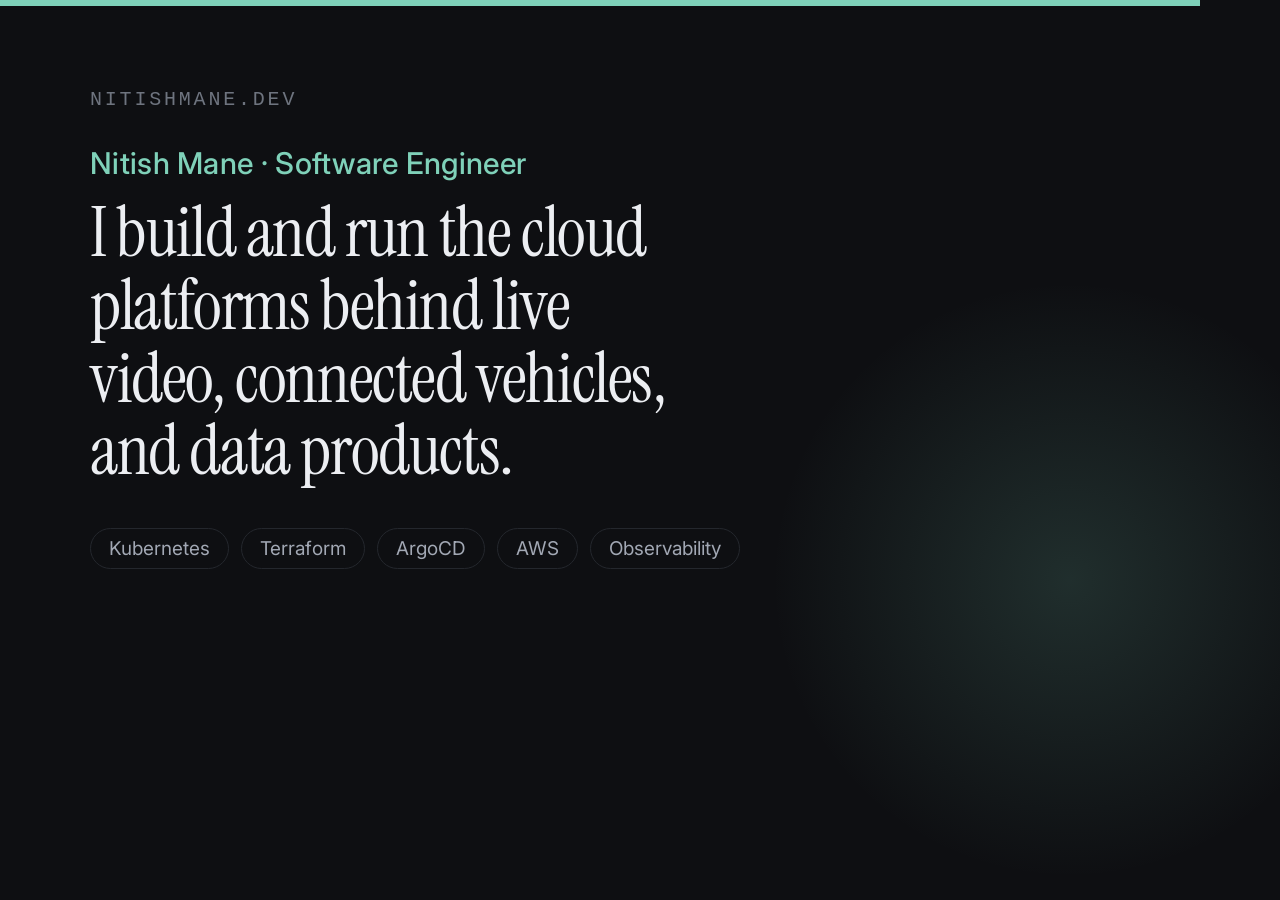
<file: .tools/og-image.html>
<!doctype html>
<meta charset="utf-8">
<link rel="preconnect" href="https://fonts.gstatic.com" crossorigin>
<link rel="stylesheet" href="https://fonts.googleapis.com/css2?family=Inter:wght@400;500&family=Instrument+Serif&display=swap">
<style>
  * { box-sizing: border-box; margin: 0; }
  html, body { width: 1200px; height: 630px; }
  body {
    background: #0e0f12;
    color: #eceef2;
    font-family: "Inter", -apple-system, "Helvetica Neue", Arial, sans-serif;
    padding: 88px 90px;
    display: flex; flex-direction: column;
    position: relative; overflow: hidden;
  }
  /* Accent rule along the top edge, and a soft glow bottom-right. */
  .rule { position: absolute; inset: 0 0 auto 0; height: 6px; background: #7fd1b9; }
  .glow {
    position: absolute; right: -180px; bottom: -260px;
    width: 620px; height: 620px; border-radius: 50%;
    background: radial-gradient(circle, rgba(127,209,185,.16), transparent 68%);
  }
  .domain {
    font-family: ui-monospace, "SF Mono", Menlo, monospace;
    font-size: 20px; letter-spacing: .14em; text-transform: uppercase;
    color: #6e747f; margin-bottom: auto;
  }
  /* Same hierarchy as the site hero: the statement leads, the name is its byline. */
  .name {
    font-size: 30px; font-weight: 500; color: #7fd1b9;
    letter-spacing: .01em; margin: 34px 0 16px;
  }
  h1 {
    font-family: "Instrument Serif", Georgia, serif;
    font-size: 70px; font-weight: 400; line-height: 1.04;
    letter-spacing: -.02em; max-width: 19ch;
  }
  .tags { display: flex; gap: 12px; margin-top: 40px; flex-wrap: wrap; }
  .tags span {
    border: 1px solid #24272d; border-radius: 999px;
    padding: 8px 18px; font-size: 19px; color: #a2a8b4;
  }
</style>
<div class="rule"></div>
<div class="glow"></div>
<div class="domain">nitishmane.dev</div>
<div class="name">Nitish Mane · Software Engineer</div>
<h1>I build and run the cloud platforms behind live video, connected vehicles, and data products.</h1>
<div class="tags">
  <span>Kubernetes</span><span>Terraform</span><span>ArgoCD</span><span>AWS</span><span>Observability</span>
</div>
</file>
<file: styles.css>
/* ══════════════════════════════════════════════════════════
   Nitish Mane · portfolio
   Dark, neon-on-navy look: mint text accent, pink→violet
   gradients, glow cards, pill section titles.
   Tokens → reset → chrome → hero → sections → components
          → motion → responsive → print
   ══════════════════════════════════════════════════════════ */

/* ── Tokens (dark only) ── */
:root {
  color-scheme: dark;

  --bg:          #0d1224;
  --bg-raised:   #101123;
  --bg-sunken:   #11152c;
  --bg-hover:    #141833;
  --text:        #ffffff;
  --text-body:   #e5e7eb;
  --text-soft:   #b4bad0;
  --text-faint:  #8a91ab;
  --line:        #25213b;
  --line-card:   #2a2e5a;
  --line-strong: #353a52;

  --mint:        #16f2b3;
  --pink:        #ec4899;
  --violet:      #7c3aed;
  --violet-soft: #8b5cf6;
  --pill:        #1a1443;

  --grad-btn:    linear-gradient(to right, var(--pink), var(--violet));
  --hairline:    linear-gradient(to right, transparent, var(--violet-soft), transparent);

  --font-sans: "Inter", system-ui, -apple-system, BlinkMacSystemFont, "Segoe UI", Roboto, Helvetica, Arial, sans-serif;
  --font-mono: ui-monospace, SFMono-Regular, "SF Mono", Menlo, Monaco, Consolas, monospace;

  --measure: 62ch;
  --gutter: clamp(1.25rem, 5vw, 3rem);
  --page: 76rem;
  --radius: 12px;
  --ease: cubic-bezier(.4, 0, .2, 1);
}

/* Lets the glow ring's start angle animate smoothly. */
@property --angle {
  syntax: "<angle>";
  inherits: false;
  initial-value: 180deg;
}

/* ── Reset ── */
*, *::before, *::after { box-sizing: border-box; }
html { -webkit-text-size-adjust: 100%; scroll-behavior: smooth; scroll-padding-top: 5rem; }
@media (prefers-reduced-motion: reduce) { html { scroll-behavior: auto; } }
body {
  margin: 0;
  /* Violet and pink aurora bleeding in from the top right. */
  background:
    radial-gradient(42rem 26rem at 72% -4rem, rgba(130, 68, 255, .30), transparent 70%),
    radial-gradient(30rem 20rem at 92% 2rem, rgba(249, 38, 174, .16), transparent 70%),
    var(--bg);
  background-repeat: no-repeat;
  color: var(--text-body);
  font-family: var(--font-sans);
  font-size: 1rem;
  line-height: 1.65;
  -webkit-font-smoothing: antialiased;
  text-rendering: optimizeLegibility;
  overflow-x: hidden;
}
h1, h2, h3 { line-height: 1.15; margin: 0; font-weight: 600; color: var(--text); }
p, ul, ol { margin: 0; }
ul, ol { list-style: none; padding: 0; }
img, svg { max-width: 100%; }
a { color: inherit; text-decoration-color: var(--line-strong); text-underline-offset: 3px; }
a:hover { text-decoration-color: currentColor; }
:focus-visible { outline: 2px solid var(--mint); outline-offset: 3px; border-radius: 3px; }

code {
  font-family: var(--font-mono); font-size: .875em;
  padding: .1em .35em;
  color: var(--mint);
  background: var(--bg-sunken); border: 1px solid var(--line-strong); border-radius: 4px;
}

.skip-link {
  position: absolute; left: -9999px; top: 0; z-index: 100;
  background: var(--mint); color: var(--bg); padding: .6rem 1rem; border-radius: 0 0 var(--radius) 0;
}
.skip-link:focus { left: 0; }

/* ── Reading progress ── */
.progress {
  position: fixed; inset: 0 auto auto 0; z-index: 60;
  height: 2px; width: 100%;
  transform: scaleX(0); transform-origin: 0 50%;
  background: var(--grad-btn);
  will-change: transform;
}

/* ── Header / nav ── */
.site-header {
  position: sticky; top: 0; z-index: 50;
  border-bottom: 1px solid transparent;
  transition: border-color .3s ease, background-color .3s ease;
}
/* Clear over the aurora at the top; frosted once the page scrolls under it. */
.site-header.is-stuck {
  background: color-mix(in srgb, var(--bg) 82%, transparent);
  backdrop-filter: blur(12px);
  border-bottom-color: var(--line);
}
.nav {
  max-width: var(--page); margin-inline: auto;
  padding: 0 var(--gutter);
  min-height: 68px;
  display: flex; align-items: center; gap: 1.25rem;
}
.nav__brand {
  font-size: 1.625rem; font-weight: 800; letter-spacing: .02em;
  color: var(--mint); text-decoration: none; flex: none;
}
.nav__list {
  display: flex; gap: .25rem;
  margin-inline: auto 0;
  font-size: .8125rem; font-weight: 500; letter-spacing: .04em; text-transform: uppercase;
  color: var(--text);
}
.nav__list a {
  position: relative; display: block; text-decoration: none;
  padding: .45rem .9rem;
  transition: color .3s var(--ease);
}
.nav__list a:hover { color: var(--pink); }
.nav__list a::after {
  content: ""; position: absolute; left: .9rem; right: .9rem; bottom: .15rem;
  height: 1px; background: var(--grad-btn);
  transform: scaleX(0); transform-origin: 50% 50%;
  transition: transform .3s var(--ease);
}
.nav__list a.is-active { color: var(--mint); }
.nav__list a.is-active::after { transform: scaleX(1); }

/* ── Hero ── */
.hero {
  position: relative; isolation: isolate;
  max-width: var(--page); margin-inline: auto;
  padding: clamp(3rem, 8vw, 5.5rem) var(--gutter) clamp(3rem, 7vw, 5rem);
  display: grid; gap: 3rem 3.5rem;
  grid-template-columns: minmax(0, 1.05fr) minmax(0, 1fr);
  align-items: center;
}
/* Ghost grid behind the code card, fading out at the edges. */
.hero::before {
  content: ""; position: absolute; z-index: -1;
  inset: -2rem 0 auto 45%; height: 34rem;
  background-image:
    linear-gradient(rgba(255,255,255,.05) 1px, transparent 1px),
    linear-gradient(90deg, rgba(255,255,255,.05) 1px, transparent 1px);
  background-size: 73px 73px;
  -webkit-mask-image: radial-gradient(closest-side, #000 30%, transparent);
          mask-image: radial-gradient(closest-side, #000 30%, transparent);
  pointer-events: none;
}
.hero__status {
  display: inline-flex; align-items: center; gap: .55rem;
  padding: .3rem .85rem .3rem .7rem;
  border: 1px solid var(--line-card); border-radius: 999px;
  background: var(--bg-raised);
  font-size: .8125rem; color: var(--text-soft);
  margin-bottom: 1.75rem;
}
.status-dot {
  width: 7px; height: 7px; border-radius: 50%; flex: none;
  background: var(--mint);
  animation: pulse 2.8s ease-out infinite;
}
@keyframes pulse {
  0%   { box-shadow: 0 0 0 0 rgba(22, 242, 179, .55); }
  70%  { box-shadow: 0 0 0 7px transparent; }
  100% { box-shadow: 0 0 0 0 transparent; }
}
.hero__title {
  font-size: 1.125rem; font-weight: 700; letter-spacing: .06em; text-transform: uppercase;
  color: var(--pink);
  margin-bottom: .9rem;
}
.hero__statement {
  font-size: clamp(1.875rem, 4vw, 2.6rem);
  font-weight: 800; line-height: 1.22; letter-spacing: -.01em;
  color: var(--text);
  margin-bottom: 1.5rem;
}
.hero__statement .hl { color: var(--mint); }
.hero__lede {
  max-width: var(--measure);
  font-size: clamp(1rem, 1.4vw, 1.0625rem);
  color: var(--text-soft);
  margin-bottom: 2.25rem;
}
.hero__actions { display: flex; flex-wrap: wrap; gap: .85rem; margin-bottom: 2rem; }
.hero__links { display: flex; flex-wrap: wrap; gap: 1.5rem; font-size: .9375rem; font-weight: 500; }
.hero__links a { color: var(--pink); text-decoration: none; transition: color .3s var(--ease); }
.hero__links a:hover { color: var(--mint); }

/* Code-editor card: the hero's right column. */
.hero__code { min-width: 0; }
.code-card {
  position: relative; overflow: hidden;
  border: 1px solid rgba(27, 44, 104, .63); border-radius: 8px;
  background: linear-gradient(to right, #0d1224, #0a0d37);
  box-shadow: 0 30px 60px -30px rgba(0, 0, 0, .6);
}
/* Pink→violet highlight along the top edge, peaking left of centre. */
.code-card::before {
  content: ""; position: absolute; inset: 0 0 auto 0; height: 1px;
  background: linear-gradient(to right, transparent, var(--pink) 30%, var(--violet) 50%, transparent);
}
.code-card__bar {
  display: flex; gap: .5rem; padding: 1.1rem 1.5rem;
  border-bottom: 2px solid #312e81;
}
.code-card__bar span { width: 12px; height: 12px; border-radius: 50%; background: #f87171; }
.code-card__bar span:nth-child(2) { background: #fb923c; }
.code-card__bar span:nth-child(3) { background: #bbf7d0; }
.code-card__body {
  margin: 0; padding: 1.5rem;
  overflow-x: auto;
  font-family: var(--font-mono); font-size: clamp(.75rem, 1.15vw, .9375rem); line-height: 1.75;
  color: var(--text);
}
.code-card__body code { all: unset; font: inherit; white-space: pre; }
.code-card .k { color: var(--pink); }
.code-card .p { color: #9ca3af; }
.code-card .s { color: #fcd34d; }
.code-card .b { color: #fb923c; }
.code-card .t { color: #22d3ee; }
.code-card .f { color: #4ade80; }
.caret {
  display: inline-block; width: .55em; height: 1.1em; margin-left: .2em;
  vertical-align: text-bottom; background: var(--mint);
  animation: blink 1.1s steps(1) infinite;
}
@keyframes blink { 50% { opacity: 0; } }

/* Proof row: the numbers otherwise buried in bullet points. */
.stats {
  grid-column: 1 / -1;
  display: grid; gap: 1rem; margin: 0;
  grid-template-columns: repeat(4, minmax(0, 1fr));
}
.stats__item {
  display: flex; flex-direction: column-reverse; justify-content: flex-end; gap: .35rem;
  padding: 1.1rem 1.25rem 1.2rem;
  background: radial-gradient(ellipse at 50% 130%, rgba(91, 33, 182, .30), transparent 65%), var(--bg-raised);
  border: 1px solid var(--line-card); border-radius: var(--radius);
}
.stats dt { font-size: .8125rem; line-height: 1.4; color: var(--text-soft); }
.stats dd {
  margin: 0;
  font-size: clamp(1.5rem, 2.6vw, 1.875rem); font-weight: 800;
  line-height: 1.1; color: var(--mint); white-space: nowrap;
}
.stats dd small { font-size: .55em; font-weight: 600; color: var(--text-soft); }

/* The hero animates in with CSS alone, so it is visible even if main.js never runs. */
.hero__copy > *, .hero__code, .stats { animation: rise .7s var(--ease) both; }
.hero__copy > :nth-child(2) { animation-delay: 60ms; }
.hero__copy > :nth-child(3) { animation-delay: 120ms; }
.hero__copy > :nth-child(4) { animation-delay: 180ms; }
.hero__copy > :nth-child(n+5) { animation-delay: 240ms; }
.hero__code { animation-delay: 200ms; }
.stats { animation-delay: 320ms; }
@keyframes rise { from { opacity: 0; transform: translateY(16px); } }

/* ── Buttons: gradient pill and gradient ring ── */
.btn {
  display: inline-flex; align-items: center; gap: .35rem;
  padding: .85rem 1.75rem;
  border: 1px solid transparent; border-radius: 999px;
  background: linear-gradient(var(--bg), var(--bg)) padding-box,
              linear-gradient(to right, var(--violet), var(--pink)) border-box;
  color: var(--text);
  font-size: .8125rem; font-weight: 600; letter-spacing: .05em; text-transform: uppercase;
  text-decoration: none;
  transition: gap .2s ease-out, filter .3s var(--ease);
}
/* The arrow slides away from the label on hover. */
.btn::after { content: "→"; font-size: 1.05em; line-height: 1; }
.btn:hover {
  gap: .75rem;
  background: linear-gradient(var(--bg), var(--bg)) padding-box,
              linear-gradient(to right, var(--pink), var(--violet)) border-box;
}
.btn--primary, .btn--primary:hover { background: var(--grad-btn) border-box; color: #fff; }
.btn--primary:hover { filter: brightness(1.12); }

/* ── Sections ── */
.section {
  position: relative;
  max-width: var(--page); margin-inline: auto;
  padding: clamp(3.5rem, 8vw, 6rem) var(--gutter);
  border-top: 1px solid var(--line);
  background: radial-gradient(ellipse 45% 12rem at 50% 0, rgba(130, 68, 255, .09), transparent);
}
/* Violet hairline fading out along the section's top border. */
.section::before {
  content: ""; position: absolute; top: -1px; left: 12.5%; width: 75%; height: 1px;
  background: var(--hairline);
}

/* Pill title flanked by short rails. */
.section__title {
  display: flex; align-items: center; justify-content: center;
  font-size: 1.125rem; font-weight: 400;
  margin-bottom: 3rem;
}
.section__title::before, .section__title::after {
  content: ""; flex: none; width: clamp(2rem, 8vw, 6rem); height: 2px; background: var(--pill);
}
.section__pill {
  display: inline-flex; align-items: baseline; gap: .6rem;
  padding: .5rem 1.25rem; border-radius: 6px;
  background: var(--pill); color: var(--text);
  white-space: nowrap;
}
.section__num {
  font-family: var(--font-mono); font-size: .6875rem; font-weight: 500;
  letter-spacing: .1em; color: var(--mint);
}
.prose { max-width: var(--measure); color: var(--text-body); display: grid; gap: 1.1rem; font-size: 1.0625rem; }
.prose strong { color: var(--text); font-weight: 600; }

/* ── Skills: endless strip of chips ── */
.marquee {
  margin-top: 3rem;
  margin-inline: calc(var(--gutter) * -1);
  overflow: hidden;
  -webkit-mask-image: linear-gradient(90deg, transparent, #000 4%, #000 96%, transparent);
          mask-image: linear-gradient(90deg, transparent, #000 4%, #000 96%, transparent);
}
.marquee__inner {
  display: flex; width: max-content;
  padding-block: 1rem;
  animation: marquee 60s linear infinite;
}
.marquee:hover .marquee__inner { animation-play-state: paused; }
@keyframes marquee { to { transform: translateX(-50%); } }
.marquee__track { display: flex; flex: none; }
.marquee__track li {
  position: relative; flex: none;
  margin-inline: .6rem;
  padding: .85rem 1.4rem;
  min-width: 7.5rem; text-align: center;
  background: var(--bg-sunken);
  border: 1px solid #1f223c; border-radius: 8px;
  font-size: .9375rem; font-weight: 500; color: var(--text);
  transition: transform .5s var(--ease), border-color .5s var(--ease);
}
.marquee__track li::before {
  content: ""; position: absolute; top: -1px; left: 12.5%; width: 75%; height: 1px;
  background: var(--hairline);
}
.marquee__track li:hover { transform: scale(1.1); border-color: var(--violet-soft); }

/* ── Tags ── */
.tags { display: flex; flex-wrap: wrap; gap: .5rem; }
.tags li {
  padding: .25rem .7rem;
  background: var(--bg-sunken); border: 1px solid #1f223c;
  border-radius: 999px; font-size: .8125rem; color: var(--text-soft);
}
.tags--sm li { font-size: .75rem; padding: .15rem .6rem; }

/* ── Glow cards ──────────────────────────────────────────
   Shared by roles, education and work cards: a navy card with
   a violet glow rising from the bottom and, on hover, a
   pink/violet/blue gradient ring that slowly travels round. */
.role, .card {
  position: relative; isolation: isolate;
  background:
    radial-gradient(ellipse 70% 60% at 50% 120%, rgba(91, 33, 182, .28), transparent 70%),
    var(--bg-raised);
  border: 1px solid var(--line-card); border-radius: var(--radius);
  transition: border-color .6s var(--ease), box-shadow .6s var(--ease), transform .3s var(--ease);
}
.role::before, .card::before {
  content: ""; position: absolute; inset: -1px; z-index: 1;
  border-radius: inherit; padding: 1px;
  background: conic-gradient(from var(--angle) at 50% 70%,
    #f626af 0deg, #8228ec 72deg, #f626af 144deg, #0025ba 216deg, #f626af 288deg, #f626af 360deg);
  -webkit-mask: linear-gradient(#000 0 0) content-box, linear-gradient(#000 0 0);
  -webkit-mask-composite: xor;
          mask: linear-gradient(#000 0 0) content-box exclude, linear-gradient(#000 0 0);
  opacity: 0; pointer-events: none;
  transition: opacity .8s var(--ease);
}
.role:hover, .card:hover, .card:focus-within {
  border-color: transparent;
  box-shadow: 0 0 28px -8px rgba(130, 40, 236, .55);
}
.role:hover::before, .card:hover::before, .card:focus-within::before {
  opacity: 1;
  animation: ring 4s linear infinite;
}
@keyframes ring { from { --angle: 0deg; } to { --angle: 360deg; } }

/* ── Timeline (experience, education) ── */
.timeline { display: grid; gap: 1.5rem; }
.role {
  display: grid; grid-template-columns: 11rem 1fr; gap: 2rem;
  padding: 1.75rem;
}
.role__when {
  font-family: var(--font-mono);
  font-size: .75rem; color: var(--mint);
  padding-top: .35rem; letter-spacing: .01em; line-height: 1.8;
  align-self: start;
}
.role__place { color: var(--text-faint); }
.role__title { font-size: 1.1875rem; font-weight: 600; letter-spacing: .02em; text-transform: uppercase; }
.role__org { color: var(--violet-soft); font-size: 1rem; font-weight: 500; margin: .3rem 0 1rem; }
.role__note { color: var(--text-faint); font-style: italic; font-weight: 400; }
.role__points { display: grid; gap: .55rem; color: var(--text-body); font-size: .9375rem; }
.role__points li { position: relative; padding-left: 1.1rem; }
.role__points li::before {
  content: ""; position: absolute; left: 0; top: .62em;
  width: 6px; height: 6px; border-radius: 50%; background: var(--line-strong);
  transition: background-color .3s ease;
}
.role:hover .role__points li::before { background: var(--pink); }
.role__points strong { color: var(--mint); font-weight: 600; }
.role__points + .tags { margin-top: 1rem; }
.role__stack {
  margin-top: 1.1rem;
  font-family: var(--font-mono); font-size: .75rem; color: var(--text-faint);
}

.earlier summary {
  display: flex; flex-wrap: wrap; align-items: baseline; gap: .25rem .75rem;
  cursor: pointer; list-style: none;
}
.earlier summary::-webkit-details-marker { display: none; }
.earlier summary::after {
  content: "+"; margin-left: auto;
  font-family: var(--font-mono); font-size: 1.25rem; color: var(--mint);
  transition: transform .3s var(--ease);
}
.earlier[open] summary::after { transform: rotate(45deg); }
.earlier__orgs { color: var(--violet-soft); font-size: .9375rem; }
.earlier__body { display: grid; gap: 1.5rem; margin-top: 1.25rem; }
.earlier__head { font-size: .9375rem; margin-bottom: .6rem; color: var(--text); }
.earlier__head strong { font-weight: 600; }
.earlier__when {
  display: block;
  font-family: var(--font-mono); font-size: .75rem; color: var(--mint);
}
/* A label-only row (Certifications) has no heading to align against. */
.role__what > .role__points:first-child,
.role__what > .tags:first-child { padding-top: .35rem; }

/* ── Work cards ── */
.cards {
  display: grid; gap: 1.5rem;
  grid-template-columns: repeat(auto-fit, minmax(min(100%, 19rem), 1fr));
  counter-reset: card;
}
.card {
  overflow: hidden;
  display: flex; flex-direction: column; gap: .85rem;
  padding: 1.75rem 1.5rem 1.5rem;
}
.card:hover { transform: translateY(-4px); }
.card__title { font-size: 1.0625rem; display: flex; align-items: baseline; gap: .6rem; }
.card__title::before {
  counter-increment: card; content: counter(card, decimal-leading-zero);
  font-family: var(--font-mono); font-size: .6875rem; font-weight: 500;
  color: var(--violet-soft); flex: none;
}
.card__body { color: var(--text-soft); font-size: .9375rem; }
.card__metric {
  font-size: 1.375rem; font-weight: 800; line-height: 1.15;
  color: var(--mint); margin-bottom: -.15rem;
}
.card .tags { margin-top: auto; padding-top: .25rem; }

.work__label {
  font-family: var(--font-mono); font-size: .75rem; font-weight: 500;
  text-transform: uppercase; letter-spacing: .1em;
  color: var(--mint); margin: 0 0 1.1rem;
}
.cards + .work__label { margin-top: 3rem; }
.cards--live { grid-template-columns: repeat(auto-fit, minmax(min(100%, 17rem), 1fr)); }
.card--live .card__title::before { content: none; }
.card--live { padding: 0; gap: 0; }
.card__shot {
  display: block; width: 100%; height: auto; aspect-ratio: 16 / 10; object-fit: cover; object-position: top;
  border-bottom: 1px solid var(--line-card);
  background: var(--bg-sunken);
  transition: transform .5s var(--ease);
}
.card--live:hover .card__shot { transform: scale(1.03); }
.card__content {
  display: flex; flex-direction: column; gap: .85rem; flex: 1;
  padding: 1.5rem;
}
.card--featured { grid-column: 1 / -1; }
@media (min-width: 52rem) {
  .card--featured { flex-direction: row; }
  .card--featured .card__shot {
    width: 56%; flex: none; aspect-ratio: auto; min-height: 100%;
    border-bottom: 0; border-right: 1px solid var(--line-card);
  }
  .card--featured .card__content { padding: 2rem; justify-content: center; }
  .card--featured .card__title { font-size: 1.375rem; }
}
.card__badge {
  align-self: flex-start; margin: 0;
  font-size: .6875rem; font-weight: 600;
  letter-spacing: .05em; text-transform: uppercase;
  padding: .3rem .75rem; border-radius: 999px;
  color: #fff; background: var(--grad-btn);
}
/* The title link stretches over the whole card so it is one click target. */
.card__link { color: inherit; text-decoration: none; }
.card__link::after { content: ""; position: absolute; inset: 0; z-index: 2; }
.card__link:hover { color: var(--mint); }
.card__link:focus-visible { outline: none; }
.card--live:has(.card__link:focus-visible) { outline: 2px solid var(--mint); outline-offset: 3px; }
.card__url {
  font-family: var(--font-mono); font-size: .75rem; color: var(--text-faint);
  margin: 0; transition: color .3s ease;
}
.card--live:hover .card__url { color: var(--mint); }
.card--live .card__url { margin-top: auto; }
.card--featured .card__url { margin-top: 0; }
.card--live .tags { margin-top: 0; }

/* ── Speaking & recognition: dense rows ── */
.entries { border-top: 1px solid var(--line); }
.entries + .work__label { margin-top: 3rem; }
.entry {
  display: grid; grid-template-columns: 6.5rem 1fr; gap: .35rem 1.25rem;
  align-items: baseline;
  padding: .95rem .75rem;
  border-bottom: 1px solid var(--line);
  font-size: .9375rem; color: var(--text);
  transition: background-color .3s ease;
}
.entry:hover { background: var(--bg-hover); }
.entry__kind {
  font-family: var(--font-mono); font-size: .6875rem; font-weight: 500;
  letter-spacing: .08em; text-transform: uppercase; color: var(--mint);
}
.entry__main a { text-decoration-color: color-mix(in srgb, var(--violet-soft) 70%, transparent); }
.entry__main a:hover { color: var(--violet-soft); }
.entry__meta { color: var(--text-soft); }
.entry__meta::before { content: "· "; color: var(--text-faint); }

/* Article rows carry a small preview image from the publisher. */
.entry--thumb { grid-template-columns: 6.5rem 7rem 1fr; align-items: center; }
.entry__thumb {
  display: block; width: 7rem; aspect-ratio: 2 / 1; overflow: hidden;
  border: 1px solid var(--line-card); border-radius: 6px; background: var(--pill);
}
.entry__thumb img { width: 100%; height: 100%; object-fit: cover; display: block; transition: transform .3s var(--ease); }
.entry__thumb:hover img { transform: scale(1.06); }
.entry__thumb--text {
  display: grid; place-items: center; padding: .25rem; text-align: center; text-decoration: none;
  font-family: var(--font-mono); font-size: .625rem; letter-spacing: .06em; text-transform: uppercase;
  line-height: 1.3; color: var(--mint);
}

/* ── Contact ── */
.section--contact { text-align: center; }
.contact__lede { max-width: 46ch; margin: 0 auto 1.75rem; color: var(--text-soft); }
.contact__mail {
  display: inline-block;
  font-size: clamp(1.375rem, 4.5vw, 2.25rem); font-weight: 800;
  color: var(--mint);
  text-decoration-color: color-mix(in srgb, var(--mint) 40%, transparent);
  margin-bottom: 2rem;
  transition: color .3s var(--ease);
}
.contact__mail:hover { color: var(--pink); }
.section--contact .hero__links { justify-content: center; margin-top: 2rem; }
.contact__actions { justify-content: center; }

/* ── Footer ── */
.site-footer {
  position: relative;
  max-width: var(--page); margin-inline: auto;
  padding: 2.5rem var(--gutter) 3.5rem;
  border-top: 1px solid #353951;
  display: flex; flex-wrap: wrap; gap: .5rem 2rem; justify-content: space-between;
  font-size: .8125rem; color: var(--text-faint);
}
.site-footer::before {
  content: ""; position: absolute; top: -1px; left: 25%; width: 50%; height: 1px;
  background: var(--hairline);
}
.site-footer a { color: var(--text-soft); transition: color .3s ease; }
.site-footer a:hover { color: var(--mint); }

/* ── Scroll reveal, staggered by --i ── */
.js .reveal {
  opacity: 0; transform: translateY(16px);
  transition: opacity .6s var(--ease), transform .6s var(--ease);
  transition-delay: calc(var(--i, 0) * 70ms);
}
.js .reveal.is-visible { opacity: 1; transform: none; }

@media (prefers-reduced-motion: reduce) {
  .js .reveal { opacity: 1; transform: none; transition: none; }
  .hero__copy > *, .hero__code, .stats { animation: none; }
  .status-dot, .caret { animation: none; }
  .role:hover::before, .card:hover::before, .card:focus-within::before { animation: none; }
  .card:hover, .card--live:hover .card__shot, .entry__thumb:hover img, .marquee__track li:hover { transform: none; }
  .progress { transition: none; }
  /* The skills strip stops and wraps instead of scrolling. */
  .marquee { margin-inline: 0; -webkit-mask-image: none; mask-image: none; }
  .marquee__inner { animation: none; width: auto; }
  .marquee__track { flex-wrap: wrap; gap: .75rem 0; }
  .marquee__track[aria-hidden="true"] { display: none; }
}

/* ── Responsive ── */
@media (max-width: 60rem) {
  .hero { grid-template-columns: minmax(0, 1fr); }
  .hero::before { inset: auto 0 6rem 0; }
  .stats { grid-template-columns: repeat(2, minmax(0, 1fr)); }
}

@media (max-width: 46rem) {
  .role {
    grid-template-columns: 1fr; gap: .75rem;
    padding: 1.25rem;
  }
  .role__when { padding-top: 0; line-height: 1.6; }
  .stats { gap: .75rem; }
  .stats__item { padding: 1rem; }
  .stats dd { white-space: normal; font-size: 1.375rem; }
  .code-card__bar { padding: .85rem 1rem; }
  .code-card__body { padding: 1rem; }
  .entry { grid-template-columns: 1fr; padding-inline: .25rem; }
  .entry__kind { grid-column: 1 / -1; }
  .entry--thumb { grid-template-columns: 5.5rem 1fr; }
  .entry--thumb .entry__thumb { width: 5.5rem; }
  .section__pill { white-space: normal; text-align: center; }
  .site-footer { flex-direction: column; }

  /* Nav stays reachable on a phone: one scrollable row, no menu to open. */
  .nav { gap: .5rem; min-height: 60px; }
  .nav__brand { font-size: 1.375rem; }
  .nav__list {
    font-size: .75rem;
    overflow-x: auto; scrollbar-width: none;
    -webkit-overflow-scrolling: touch;
    margin-inline: auto 0;
    -webkit-mask-image: linear-gradient(90deg, transparent, #000 .5rem, #000 calc(100% - .5rem), transparent);
            mask-image: linear-gradient(90deg, transparent, #000 .5rem, #000 calc(100% - .5rem), transparent);
  }
  .nav__list::-webkit-scrollbar { display: none; }
  .nav__list a { white-space: nowrap; padding-inline: .6rem; }
  .nav__list a::after { left: .6rem; right: .6rem; }
}

/* ── Print: a clean one-file résumé on white ── */
@media print {
  :root {
    --bg: #fff; --bg-raised: #fff; --bg-sunken: #fff;
    --text: #000; --text-body: #111; --text-soft: #333; --text-faint: #555;
    --mint: #0b6b50; --violet-soft: #4c1d95; --pink: #9d174d;
    --line: #ccc; --line-card: #ccc; --pill: #fff;
  }
  body { background: #fff; color: #000; font-size: 10.5pt; }
  .site-header, .progress, .skip-link, .hero__actions, .hero__code, .contact__actions, .card__shot { display: none; }
  .reveal, .hero__copy > *, .stats { opacity: 1 !important; transform: none !important; animation: none !important; }
  .hero { display: block; }
  .hero::before, .section::before, .section__title::before, .section__title::after,
  .role::before, .card::before, .site-footer::before { display: none; }
  .section, .hero { padding-block: 1rem; max-width: none; background: none; }
  .section__title { justify-content: flex-start; margin-bottom: 1rem; }
  .section__pill { padding: 0; font-size: 14pt; font-weight: 700; }
  .marquee { margin: 1rem 0 0; -webkit-mask-image: none; mask-image: none; }
  .marquee__inner { animation: none; width: auto; padding: 0; }
  .marquee__track { flex-wrap: wrap; }
  .marquee__track[aria-hidden="true"] { display: none; }
  .marquee__track li { margin: 0 .4rem .4rem 0; padding: .1rem .5rem; min-width: 0; }
  .role, .card, .stats__item { background: none; box-shadow: none; break-inside: avoid; page-break-inside: avoid; }
  .card__badge { color: #000; background: none; border: 1px solid #999; }
  a { text-decoration: none; }
}
</file>
